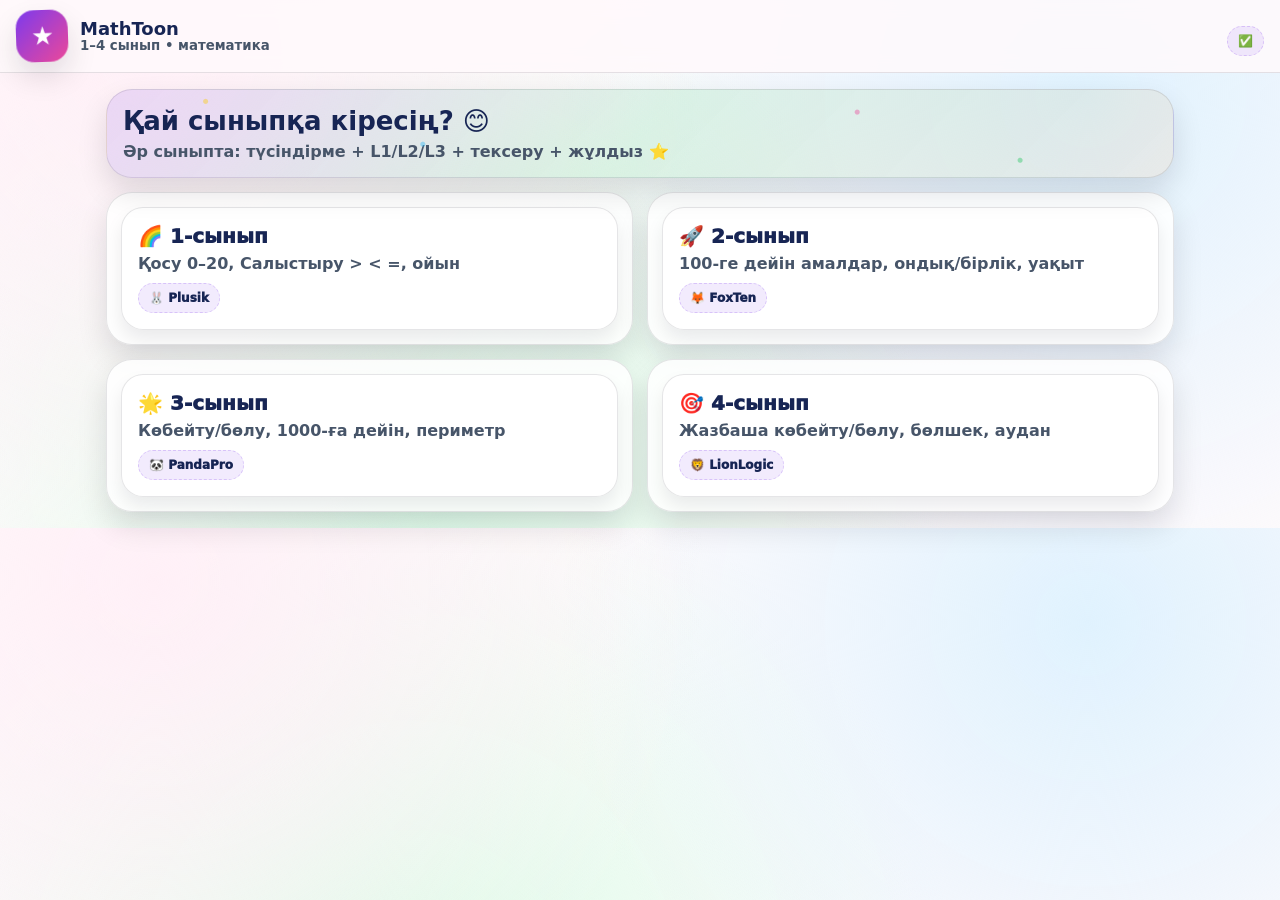
<file: index.html>
<!doctype html>
<html lang="kk">
<head>
<meta charset="utf-8"/>
<meta name="viewport" content="width=device-width,initial-scale=1"/>
<title>MathToon • 1–4 сынып</title>
<style>
:root{--p:#7c3aed;--pink:#ec4899;--stroke:rgba(2,6,23,.10);--shadow:0 14px 30px rgba(2,6,23,.12);--r:26px;}
*{box-sizing:border-box}
body{margin:0;font-family:ui-rounded,system-ui,-apple-system,Segoe UI,Roboto,Arial;
background:radial-gradient(circle at 12% 10%,#fff0f7,transparent 45%),
radial-gradient(circle at 85% 18%,#e0f2fe,transparent 45%),
radial-gradient(circle at 32% 88%,#dcfce7,transparent 55%),#fffafc;color:#172554;}
.header{position:sticky;top:0;z-index:10;background:rgba(255,250,252,.85);backdrop-filter:blur(10px);
border-bottom:1px solid var(--stroke);padding:10px 16px;display:flex;justify-content:space-between;gap:12px;align-items:center}
.brand{display:flex;gap:12px;align-items:center}
.logo{width:52px;height:52px;border-radius:18px;background:linear-gradient(135deg,var(--p),var(--pink));
box-shadow:var(--shadow);position:relative;transform:rotate(-2deg)}
.logo:after{content:"★";position:absolute;inset:0;display:grid;place-items:center;color:#fff;font-weight:1000;font-size:22px}
.brand h1{margin:0;font-size:18px;line-height:1.1}
.brand small{display:block;color:#475569;font-weight:900}
.container{max-width:1100px;margin:0 auto;padding:16px}
.hero{border:1px solid var(--stroke);border-radius:var(--r);box-shadow:var(--shadow);
background:linear-gradient(135deg,rgba(124,58,237,.14),rgba(34,197,94,.12),rgba(251,146,60,.10));padding:16px;position:relative;overflow:hidden}
.spark{position:absolute;inset:-10px;opacity:.55;pointer-events:none;background-image:
radial-gradient(circle at 10% 20%, rgba(250,204,21,.8) 0 2px, transparent 3px),
radial-gradient(circle at 30% 60%, rgba(56,189,248,.8) 0 2px, transparent 3px),
radial-gradient(circle at 70% 30%, rgba(236,72,153,.75) 0 2px, transparent 3px),
radial-gradient(circle at 85% 75%, rgba(34,197,94,.75) 0 2px, transparent 3px);animation:f 6s ease-in-out infinite}
@keyframes f{0%{transform:translateY(0)}50%{transform:translateY(-10px)}100%{transform:translateY(0)}}
.grid{display:grid;grid-template-columns:repeat(12,1fr);gap:14px;margin-top:14px}
.card{grid-column:span 12;border:1px solid var(--stroke);border-radius:var(--r);box-shadow:var(--shadow);
background:rgba(255,255,255,.86);padding:14px}
@media(min-width:900px){.span6{grid-column:span 6}}
a.btn{display:block;text-decoration:none;color:#172554}
.btn{border:1px solid var(--stroke);border-radius:22px;padding:16px;background:rgba(255,255,255,.9);
box-shadow:0 10px 18px rgba(2,6,23,.08);font-weight:1000}
.big{font-size:20px}
.small{color:#475569;font-weight:900;margin-top:6px}
.badge{display:inline-block;margin-top:10px;padding:7px 10px;border-radius:999px;border:1px dashed rgba(124,58,237,.22);
background:rgba(124,58,237,.10);font-size:12px;font-weight:1000}
</style>
</head>
<body>
<div class="header">
  <div class="brand">
    <div class="logo"></div>
    <div><h1>MathToon</h1><small>1–4 сынып •  математика</small></div>
  </div>
  <div class="badge">✅ </div>
</div>

<div class="container">
  <div class="hero">
    <div class="spark"></div>
    <h2 style="margin:0 0 6px 0;font-size:26px">Қай сыныпқа кіресің? 😊</h2>
    <p style="margin:0;color:#475569;font-weight:900">Әр сыныпта: түсіндірме + L1/L2/L3 + тексеру + жұлдыз ⭐</p>
  </div>

  <div class="grid">
    <div class="card span6">
      <a class="btn" href="grade-1.html">
        <div class="big">🌈 1-сынып</div>
        <div class="small">Қосу 0–20, Салыстыру > < =, ойын</div>
        <span class="badge">🐰 Plusik</span>
      </a>
    </div>
    <div class="card span6">
      <a class="btn" href="grade-2.html">
        <div class="big">🚀 2-сынып</div>
        <div class="small">100-ге дейін амалдар, ондық/бірлік, уақыт</div>
        <span class="badge">🦊 FoxTen</span>
      </a>
    </div>
    <div class="card span6">
      <a class="btn" href="grade-3.html">
        <div class="big">🌟 3-сынып</div>
        <div class="small">Көбейту/бөлу, 1000-ға дейін, периметр</div>
        <span class="badge">🐼 PandaPro</span>
      </a>
    </div>
    <div class="card span6">
      <a class="btn" href="grade-4.html">
        <div class="big">🎯 4-сынып</div>
        <div class="small">Жазбаша көбейту/бөлу, бөлшек, аудан</div>
        <span class="badge">🦁 LionLogic</span>
      </a>
    </div>
  </div>
</div>
</body>
</html>
</file>
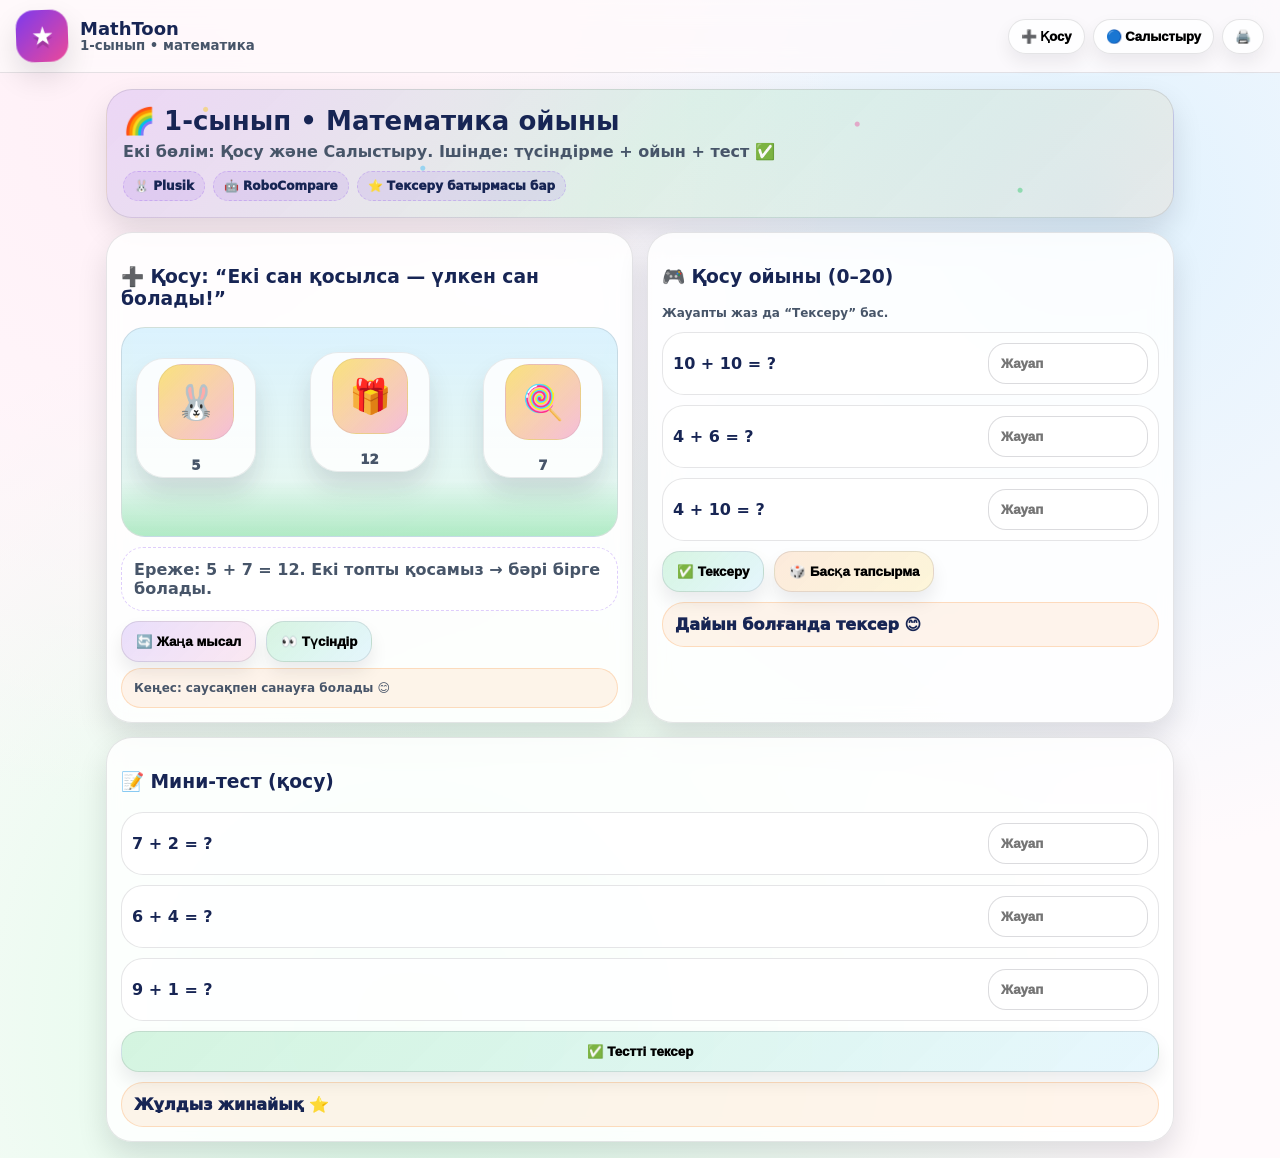
<file: grade-1.html>
<!doctype html>
<html lang="kk">
<head>
<meta charset="utf-8"/>
<meta name="viewport" content="width=device-width, initial-scale=1"/>
<title>1-сынып • MathToon</title>

<style>
:root{
  --bg1:#fff0f7; --bg2:#e0f2fe; --bg3:#dcfce7;
  --ink:#172554; --muted:#475569;
  --p:#7c3aed; --g:#22c55e; --o:#fb923c; --b:#38bdf8; --y:#facc15; --pink:#ec4899;
  --stroke: rgba(2,6,23,.10);
  --shadow: 0 14px 30px rgba(2,6,23,.12);
  --r: 26px;
}
*{box-sizing:border-box}
body{
  margin:0;
  font-family: ui-rounded, system-ui, -apple-system, Segoe UI, Roboto, Arial;
  color:var(--ink);
  background:
    radial-gradient(circle at 12% 10%, var(--bg1), transparent 45%),
    radial-gradient(circle at 85% 18%, var(--bg2), transparent 45%),
    radial-gradient(circle at 32% 88%, var(--bg3), transparent 55%),
    #fffafc;
}
header{
  position:sticky;top:0;z-index:20;
  backdrop-filter: blur(12px);
  background: rgba(255,250,252,.80);
  border-bottom:1px solid var(--stroke);
  padding:10px 16px;
  display:flex;align-items:center;justify-content:space-between;gap:12px;
}
.brand{display:flex;align-items:center;gap:12px}
.logo{
  width:52px;height:52px;border-radius:18px;
  background: linear-gradient(135deg, var(--p), var(--pink));
  box-shadow: var(--shadow);
  position:relative;
  transform: rotate(-2deg);
}
.logo:after{
  content:"★";
  position:absolute;inset:0;
  display:grid;place-items:center;
  color:white;font-weight:1000;font-size:22px;
  text-shadow: 0 4px 0 rgba(0,0,0,.15);
}
.brand h1{margin:0;font-size:18px;line-height:1.1}
.brand small{display:block;color:var(--muted);font-weight:900}
.pills{display:flex;gap:8px;flex-wrap:wrap}
.pill{
  padding:9px 12px;border-radius:999px;
  border:1px solid var(--stroke);
  background: rgba(255,255,255,.75);
  box-shadow: 0 8px 18px rgba(2,6,23,.07);
  font-weight:1000;font-size:13px;
  cursor:pointer;
}
.container{max-width:1100px;margin:0 auto;padding:16px}
.hero{
  border-radius: var(--r);
  border:1px solid var(--stroke);
  box-shadow: var(--shadow);
  padding:16px;
  background: linear-gradient(135deg, rgba(124,58,237,.14), rgba(34,197,94,.12), rgba(251,146,60,.10));
  position:relative;
  overflow:hidden;
}
.sparkles{
  position:absolute;inset:-10px;pointer-events:none;opacity:.55;
  background-image:
    radial-gradient(circle at 10% 20%, rgba(250,204,21,.8) 0 2px, transparent 3px),
    radial-gradient(circle at 30% 60%, rgba(56,189,248,.8) 0 2px, transparent 3px),
    radial-gradient(circle at 70% 30%, rgba(236,72,153,.75) 0 2px, transparent 3px),
    radial-gradient(circle at 85% 75%, rgba(34,197,94,.75) 0 2px, transparent 3px);
  animation: floaty 6s ease-in-out infinite;
}
@keyframes floaty{0%{transform:translateY(0)}50%{transform:translateY(-10px)}100%{transform:translateY(0)}}
.hero h2{margin:0 0 6px 0;font-size:26px}
.hero p{margin:0;color:var(--muted);font-weight:900}
.badges{display:flex;gap:8px;flex-wrap:wrap;margin-top:10px}
.badge{
  padding:7px 10px;border-radius:999px;
  background: rgba(124,58,237,.10);
  border:1px dashed rgba(124,58,237,.22);
  font-weight:1000;font-size:12px;
}

.grid{display:grid;grid-template-columns:repeat(12,1fr);gap:14px;margin-top:14px}
.card{
  grid-column: span 12;
  background: rgba(255,255,255,.84);
  border:1px solid var(--stroke);
  border-radius: var(--r);
  padding:14px;
  box-shadow: var(--shadow);
  backdrop-filter: blur(10px);
}
@media(min-width:900px){ .span6{grid-column: span 6;} .span4{grid-column: span 4;} .span8{grid-column: span 8;} }

.btn{
  display:inline-flex;align-items:center;gap:10px;
  padding:12px 14px;border-radius:18px;
  border:1px solid var(--stroke);
  background: rgba(255,255,255,.85);
  font-weight:1000;
  cursor:pointer;
  box-shadow: 0 10px 18px rgba(2,6,23,.08);
}
.btn.g{background: linear-gradient(135deg, rgba(34,197,94,.18), rgba(56,189,248,.12))}
.btn.p{background: linear-gradient(135deg, rgba(124,58,237,.16), rgba(236,72,153,.12))}
.btn.o{background: linear-gradient(135deg, rgba(251,146,60,.18), rgba(250,204,21,.16))}

.scene{
  border:1px solid var(--stroke);
  border-radius: 24px;
  background: linear-gradient(180deg, rgba(56,189,248,.18), rgba(34,197,94,.10));
  padding:12px;
  position:relative;
  overflow:hidden;
  min-height: 210px;
}
.ground{position:absolute;left:0;right:0;bottom:0;height:56px;background: linear-gradient(180deg, rgba(34,197,94,.0), rgba(34,197,94,.28));}
.cloud{
  position:absolute;top:18px;width:90px;height:40px;border-radius:999px;
  background: rgba(255,255,255,.85);
  border:1px solid rgba(2,6,23,.06);
  filter: drop-shadow(0 10px 14px rgba(2,6,23,.08));
  animation: cloudMove 10s linear infinite;
}
.cloud:before,.cloud:after{content:"";position:absolute;background: rgba(255,255,255,.88);border-radius:999px;border:1px solid rgba(2,6,23,.05);}
.cloud:before{width:42px;height:42px;left:10px;top:-16px}
.cloud:after{width:52px;height:52px;left:34px;top:-22px}
@keyframes cloudMove{0%{transform:translateX(-120px)}100%{transform:translateX(1200px)}}

.char{
  width:120px;height:120px;border-radius:28px;
  border:1px solid rgba(2,6,23,.08);
  background: rgba(255,255,255,.85);
  position:absolute;bottom:58px;
  display:grid;place-items:center;
  box-shadow: 0 16px 26px rgba(2,6,23,.12);
  animation: hop 1.6s ease-in-out infinite;
}
@keyframes hop{0%,100%{transform:translateY(0)}50%{transform:translateY(-10px)}}
.left{left:14px}
.right{right:14px; animation-delay:.2s}
.face{
  width:76px;height:76px;border-radius:24px;
  background: linear-gradient(135deg, rgba(250,204,21,.55), rgba(236,72,153,.35));
  display:grid;place-items:center;
  font-size:34px;
  border:1px solid rgba(2,6,23,.06);
}
.char small{display:block;margin-top:8px;font-weight:1000;color:var(--muted)}
.bubble{
  margin-top:10px;
  padding:12px;border-radius:22px;
  background: rgba(255,255,255,.78);
  border:1px dashed rgba(124,58,237,.25);
  font-weight:900;color:var(--muted);
}

.row{
  display:grid;grid-template-columns:1fr 160px;gap:10px;
  align-items:center;
  padding:10px;border-radius:22px;
  border:1px solid rgba(2,6,23,.10);
  background: rgba(255,255,255,.75);
  margin-top:10px;
}
.input{
  width:100%;
  padding:12px 12px;
  border-radius:18px;
  border:1px solid rgba(2,6,23,.14);
  font-weight:1000;
  background: rgba(255,255,255,.95);
}
.note{
  padding:12px;border-radius:22px;
  border:1px solid rgba(251,146,60,.26);
  background: rgba(251,146,60,.10);
  font-weight:1000;
  margin-top:10px;
}
.small{font-size:12px;color:var(--muted);font-weight:900;margin-top:6px}

.dropZone{
  display:grid;grid-template-columns:1fr 110px 1fr;gap:10px;
  align-items:center;
  padding:10px;border-radius:22px;
  border:1px solid rgba(2,6,23,.10);
  background: rgba(255,255,255,.75);
  margin-top:10px;
}
.numBox{
  height:66px;border-radius:20px;
  border:1px solid rgba(2,6,23,.10);
  display:grid;place-items:center;
  font-size:28px;font-weight:1000;
  background: linear-gradient(135deg, rgba(250,204,21,.18), rgba(34,197,94,.10));
}
.slot{
  height:66px;border-radius:20px;
  border:2px dashed rgba(124,58,237,.35);
  display:grid;place-items:center;
  font-size:30px;font-weight:1000;
  background: rgba(124,58,237,.06);
}
.tokens{display:flex;gap:10px;flex-wrap:wrap;margin-top:10px}
.token{
  padding:10px 14px;border-radius:18px;
  background: rgba(255,255,255,.88);
  border:1px solid rgba(2,6,23,.10);
  font-weight:1000;
  cursor:grab;
  user-select:none;
  box-shadow: 0 10px 18px rgba(2,6,23,.08);
}
.ok{border-color: rgba(34,197,94,.55)!important; background: rgba(34,197,94,.10)!important}
.bad{border-color: rgba(239,68,68,.55)!important; background: rgba(239,68,68,.08)!important}

.tabs{display:flex;gap:10px;flex-wrap:wrap;margin-top:10px}
.tab{padding:10px 12px;border-radius:16px;border:1px solid var(--stroke);background:rgba(255,255,255,.8);font-weight:1000;cursor:pointer}
.tab.active{outline:3px solid rgba(124,58,237,.18)}
.hidden{display:none}
</style>
</head>

<body>
<header>
  <div class="brand">
    <div class="logo"></div>
    <div>
      <h1>MathToon</h1>
      <small>1-сынып •  математика</small>
    </div>
  </div>
  <div class="pills">
    <button class="pill" id="goAdd">➕ Қосу</button>
    <button class="pill" id="goCmp">🔵 Салыстыру</button>
    <button class="pill" onclick="window.print()">🖨️</button>
  </div>
</header>

<div class="container">
  <section class="hero">
    <div class="sparkles"></div>
    <h2>🌈 1-сынып • Математика ойыны</h2>
    <p>Екі бөлім: <b>Қосу</b> және <b>Салыстыру</b>. Ішінде: түсіндірме + ойын + тест ✅</p>
    <div class="badges">
      <span class="badge">🐰 Plusik</span>
      <span class="badge">🤖 RoboCompare</span>
      <span class="badge">⭐ Тексеру батырмасы бар</span>
    </div>
  </section>

  <!-- ===================== ҚОСУ ===================== -->
  <div id="pageAdd">
    <div class="grid">
      <div class="card span6">
        <h3>➕ Қосу: “Екі сан қосылса — үлкен сан болады!”</h3>
        <div class="scene">
          <div class="cloud" style="left:-120px; animation-duration: 11s;"></div>
          <div class="cloud" style="left:-280px; top:52px; animation-duration: 13s; opacity:.8;"></div>

          <div class="char left">
            <div class="face">🐰</div>
            <small id="addA">3</small>
          </div>

          <div class="char right">
            <div class="face">🍭</div>
            <small id="addB">2</small>
          </div>

          <div class="char" style="left:50%;transform:translateX(-50%);bottom:64px;animation-delay:.1s;">
            <div class="face">🎁</div>
            <small id="addSum">5</small>
          </div>

          <div class="ground"></div>
        </div>

        <div class="bubble" id="addRule">
          Ереже: <b>3 + 2 = 5</b>. Екі топты қосамыз → бәрі бірге болады.
        </div>

        <div style="display:flex;gap:10px;flex-wrap:wrap;margin-top:10px">
          <button class="btn p" id="addNew">🔄 Жаңа мысал</button>
          <button class="btn g" id="addShow">👀 Түсіндір</button>
        </div>

        <div class="note small">Кеңес: саусақпен санауға болады 😊</div>
      </div>

      <div class="card span6">
        <h3>🎮 Қосу ойыны (0–20)</h3>
        <p class="small">Жауапты жаз да “Тексеру” бас.</p>

        <div class="row">
          <div><b id="q1">3 + 2 = ?</b></div>
          <input class="input" id="a1" placeholder="Жауап"/>
        </div>
        <div class="row">
          <div><b id="q2">4 + 1 = ?</b></div>
          <input class="input" id="a2" placeholder="Жауап"/>
        </div>
        <div class="row">
          <div><b id="q3">5 + 3 = ?</b></div>
          <input class="input" id="a3" placeholder="Жауап"/>
        </div>

        <div style="display:flex;gap:10px;flex-wrap:wrap;margin-top:10px">
          <button class="btn g" id="checkAdd">✅ Тексеру</button>
          <button class="btn o" id="newAdd">🎲 Басқа тапсырма</button>
        </div>

        <div class="note" id="addMsg">Дайын болғанда тексер 😊</div>
      </div>

      <div class="card">
        <h3>📝 Мини-тест (қосу)</h3>
        <div class="row"><div><b>7 + 2 = ?</b></div><input class="input addT" data-ok="9" placeholder="Жауап"/></div>
        <div class="row"><div><b>6 + 4 = ?</b></div><input class="input addT" data-ok="10" placeholder="Жауап"/></div>
        <div class="row"><div><b>9 + 1 = ?</b></div><input class="input addT" data-ok="10" placeholder="Жауап"/></div>
        <button class="btn g" id="checkAddTest" style="margin-top:10px;width:100%;justify-content:center">✅ Тестті тексер</button>
        <div class="note" id="addTestMsg">Жұлдыз жинайық ⭐</div>
      </div>
    </div>
  </div>

  <!-- ===================== САЛЫСТЫРУ ===================== -->
  <div id="pageCmp" class="hidden">
    <div class="grid">
      <div class="card span6">
        <h3>🔵 Салыстыру: “Кім үлкен? кім кіші? кім тең?”</h3>

        <div class="scene">
          <div class="cloud" style="left:-120px; animation-duration: 12s;"></div>
          <div class="cloud" style="left:-280px; top:52px; animation-duration: 14s; opacity:.8;"></div>

          <div class="char left">
            <div class="face">🐣</div>
            <small id="cmpA">3</small>
          </div>

          <div class="char right">
            <div class="face">🤖</div>
            <small id="cmpB">5</small>
          </div>

          <div class="char" style="left:50%;transform:translateX(-50%);bottom:64px;animation-delay:.1s;">
            <div class="face" id="cmpSignFace">❓</div>
            <small id="cmpSign">?</small>
          </div>

          <div class="ground"></div>
        </div>

        <div class="bubble" id="cmpRule">
          Ереже: салыстыру кезінде (> , <) белгісінің ашық бөлігі үлкен сан жағында орналасады. 
        </div>

        <div style="display:flex;gap:10px;flex-wrap:wrap;margin-top:10px">
          <button class="btn p" id="cmpNew">🔄 Жаңа мысал</button>
          <button class="btn g" id="cmpShow">👀 Түсіндір</button>
        </div>

        <div class="note small">Мысал: 2 &lt; 7, 6 &gt; 4, 5 = 5</div>
      </div>

      <div class="card span6">
        <h3>🎮 Ойын: белгіні таңда</h3>
        <p class="small">Белгіні сүйреп қой да “Тексеру” бас.</p>

        <div class="dropZone">
          <div class="numBox" id="xA">8</div>
          <div class="slot" id="slot">⬇️</div>
          <div class="numBox" id="xB">3</div>
        </div>

        <div class="tokens">
          <div class="token" draggable="true" data-v="=">=</div>
          <div class="token" draggable="true" data-v=">">&gt;</div>
          <div class="token" draggable="true" data-v="<">&lt;</div>
        </div>

        <div style="display:flex;gap:10px;flex-wrap:wrap;margin-top:10px">
          <button class="btn g" id="checkCmp">✅ Тексеру</button>
          <button class="btn o" id="newCmp">🎲 Басқа жұп</button>
        </div>

        <div class="note" id="cmpMsg">Дайын болғанда тексер 😊</div>
      </div>

      <div class="card">
        <h3>📝 Мини-тест (салыстыру)</h3>
        <div class="row"><div><b>3 □ 9</b></div><input class="input cmpT" data-ok="<" placeholder="Белгі жаз"/></div>
        <div class="row"><div><b>7 □ 7</b></div><input class="input cmpT" data-ok="=" placeholder="Белгі жаз"/></div>
        <div class="row"><div><b>10 □ 4</b></div><input class="input cmpT" data-ok=">" placeholder="Белгі жаз"/></div>
        <button class="btn g" id="checkCmpTest" style="margin-top:10px;width:100%;justify-content:center">✅ Тестті тексер</button>
        <div class="note" id="cmpTestMsg">Жұлдыз жинайық ⭐</div>
      </div>
    </div>
  </div>

</div>

<script>
/* --------- Бет ауыстыру --------- */
const pageAdd = document.getElementById("pageAdd");
const pageCmp = document.getElementById("pageCmp");
document.getElementById("goAdd").onclick = ()=>{ pageAdd.classList.remove("hidden"); pageCmp.classList.add("hidden"); window.scrollTo(0,0); };
document.getElementById("goCmp").onclick = ()=>{ pageCmp.classList.remove("hidden"); pageAdd.classList.add("hidden"); window.scrollTo(0,0); };

/* --------- ҚОСУ: анимациялық мысал --------- */
const addA = document.getElementById("addA");
const addB = document.getElementById("addB");
const addSum = document.getElementById("addSum");
const addRule = document.getElementById("addRule");
function newAddExample(){
  const A = Math.floor(Math.random()*10)+1;
  const B = Math.floor(Math.random()*10)+1;
  addA.textContent = A;
  addB.textContent = B;
  addSum.textContent = A+B;
  addRule.innerHTML = `Ереже: <b>${A} + ${B} = ${A+B}</b>. Екі топты қосамыз → бәрі бірге болады.`;
}
document.getElementById("addNew").onclick = newAddExample;
document.getElementById("addShow").onclick = ()=>{ addRule.classList.add("ok"); setTimeout(()=>addRule.classList.remove("ok"),600); };
newAddExample();

/* --------- ҚОСУ: 3 тапсырма генерация --------- */
let addQs = [];
function genAddSet(){
  addQs = [];
  for(let i=0;i<3;i++){
    const A = Math.floor(Math.random()*11);
    const B = Math.floor(Math.random()*11);
    addQs.push([A,B]);
  }
  document.getElementById("q1").textContent = `${addQs[0][0]} + ${addQs[0][1]} = ?`;
  document.getElementById("q2").textContent = `${addQs[1][0]} + ${addQs[1][1]} = ?`;
  document.getElementById("q3").textContent = `${addQs[2][0]} + ${addQs[2][1]} = ?`;
  document.getElementById("a1").value = "";
  document.getElementById("a2").value = "";
  document.getElementById("a3").value = "";
  document.getElementById("addMsg").textContent = "Дайын болғанда тексер 😊";
}
document.getElementById("newAdd").onclick = genAddSet;
document.getElementById("checkAdd").onclick = ()=>{
  const got = [
    document.getElementById("a1").value.trim(),
    document.getElementById("a2").value.trim(),
    document.getElementById("a3").value.trim()
  ];
  let ok = 0;
  got.forEach((v,i)=>{
    const need = String(addQs[i][0]+addQs[i][1]);
    if(v === need) ok++;
  });
  document.getElementById("addMsg").textContent = `Нәтиже: ${ok}/3 ⭐`;
};
genAddSet();

/* --------- ҚОСУ: мини-тест --------- */
document.getElementById("checkAddTest").onclick = ()=>{
  const inputs = [...document.querySelectorAll(".addT")];
  let ok = 0;
  inputs.forEach(inp=>{
    const got = (inp.value||"").trim();
    const need = inp.dataset.ok;
    if(got === need){ ok++; inp.style.borderColor = "rgba(34,197,94,.6)"; }
    else { inp.style.borderColor = "rgba(239,68,68,.6)"; }
  });
  document.getElementById("addTestMsg").textContent = `Нәтиже: ${ok}/${inputs.length} ⭐`;
};

/* --------- САЛЫСТЫРУ: ереже/мысал --------- */
const cmpA = document.getElementById("cmpA");
const cmpB = document.getElementById("cmpB");
const cmpSign = document.getElementById("cmpSign");
const cmpSignFace = document.getElementById("cmpSignFace");
const cmpRule = document.getElementById("cmpRule");

function signFor(A,B){
  if(A>B) return ">";
  if(A<B) return "<";
  return "=";
}
function newCmpExample(){
  const A = Math.floor(Math.random()*10)+1;
  const B = Math.floor(Math.random()*10)+1;
  const s = signFor(A,B);
  cmpA.textContent = A;
  cmpB.textContent = B;
  cmpSign.textContent = s;
  cmpSignFace.textContent = (s==="=")?"🟣":(s===">")?"🔵":"🟢";
  cmpRule.innerHTML = `Мысал: <b>${A} ${s} ${B}</b>. Белгі “аузы” <b>үлкен санға</b> ашылады.`;
}
document.getElementById("cmpNew").onclick = newCmpExample;
document.getElementById("cmpShow").onclick = ()=>{ cmpRule.classList.add("ok"); setTimeout(()=>cmpRule.classList.remove("ok"),600); };
newCmpExample();

/* --------- САЛЫСТЫРУ: drag & drop --------- */
const slot = document.getElementById("slot");
let dropped = null;

document.querySelectorAll(".token").forEach(t=>{
  t.addEventListener("dragstart", e=>{
    e.dataTransfer.setData("text/plain", t.dataset.v);
  });
});
slot.addEventListener("dragover", e=>{ e.preventDefault(); slot.classList.add("ok"); });
slot.addEventListener("dragleave", ()=> slot.classList.remove("ok"));
slot.addEventListener("drop", e=>{
  e.preventDefault();
  dropped = e.dataTransfer.getData("text/plain");
  slot.textContent = dropped === "<" ? "‹" : dropped;
  slot.classList.remove("ok","bad");
});

function newCmpPair(){
  const A = Math.floor(Math.random()*10)+1;
  const B = Math.floor(Math.random()*10)+1;
  document.getElementById("xA").textContent = A;
  document.getElementById("xB").textContent = B;
  dropped = null;
  slot.textContent = "⬇️";
  slot.classList.remove("ok","bad");
  document.getElementById("cmpMsg").textContent = "Дайын болғанда тексер 😊";
}
document.getElementById("newCmp").onclick = newCmpPair;

document.getElementById("checkCmp").onclick = ()=>{
  const A = Number(document.getElementById("xA").textContent);
  const B = Number(document.getElementById("xB").textContent);
  const need = signFor(A,B);
  const msg = document.getElementById("cmpMsg");

  if(!dropped){
    slot.classList.add("bad");
    msg.textContent = "Алдымен белгіні сүйреп қой 😊";
    return;
  }
  if(dropped === need){
    slot.classList.add("ok"); slot.classList.remove("bad");
    msg.textContent = "Жарайсың! Дұрыс ✅";
  } else {
    slot.classList.add("bad"); slot.classList.remove("ok");
    msg.textContent = "Қайта көр! Дұрысы: " + need;
  }
};
newCmpPair();

/* --------- САЛЫСТЫРУ: мини-тест --------- */
document.getElementById("checkCmpTest").onclick = ()=>{
  const inputs = [...document.querySelectorAll(".cmpT")];
  let ok = 0;
  inputs.forEach(inp=>{
    const got = (inp.value||"").trim().replace("‹","<").replace("›",">");
    const need = inp.dataset.ok;
    if(got === need){ ok++; inp.style.borderColor = "rgba(34,197,94,.6)"; }
    else { inp.style.borderColor = "rgba(239,68,68,.6)"; }
  });
  document.getElementById("cmpTestMsg").textContent = `Нәтиже: ${ok}/${inputs.length} ⭐`;
};
</script>
</body>
</html>
</file>
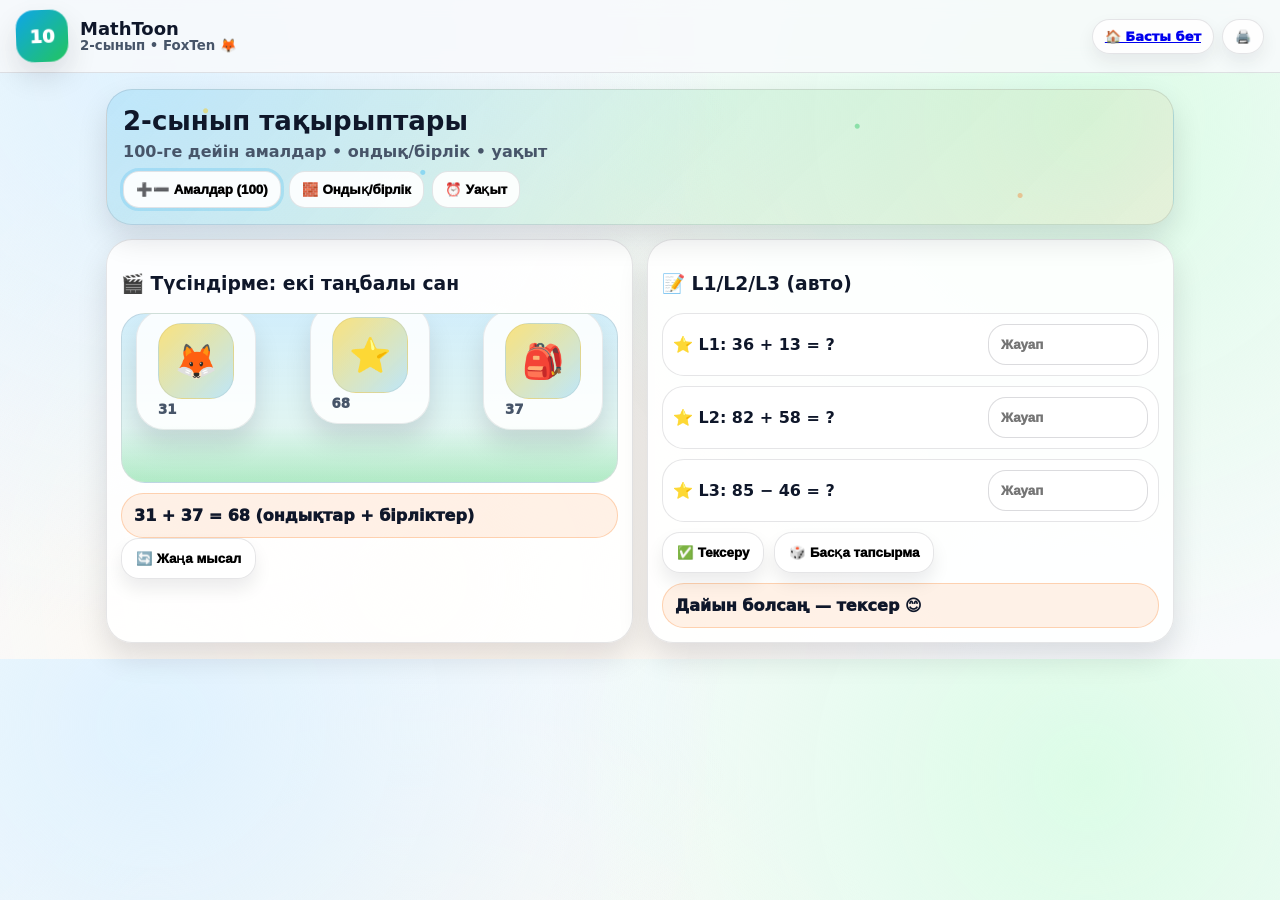
<file: grade-2.html>
<!doctype html>
<html lang="kk">
<head>
<meta charset="utf-8"/>
<meta name="viewport" content="width=device-width,initial-scale=1"/>
<title>2-сынып • MathToon</title>
<style>
:root{--p:#0ea5e9;--pink:#22c55e;--stroke:rgba(2,6,23,.10);--shadow:0 14px 30px rgba(2,6,23,.12);--r:26px;}
*{box-sizing:border-box}
body{margin:0;font-family:ui-rounded,system-ui,-apple-system,Segoe UI,Roboto,Arial;color:#0f172a;
background:radial-gradient(circle at 12% 10%,#e0f2fe,transparent 45%),
radial-gradient(circle at 85% 18%,#dcfce7,transparent 45%),
radial-gradient(circle at 32% 88%,#fff7ed,transparent 55%),#f8fafc;}
header{position:sticky;top:0;z-index:20;background:rgba(248,250,252,.85);backdrop-filter:blur(10px);
border-bottom:1px solid var(--stroke);padding:10px 16px;display:flex;justify-content:space-between;gap:12px;align-items:center}
.brand{display:flex;gap:12px;align-items:center}
.logo{width:52px;height:52px;border-radius:18px;background:linear-gradient(135deg,var(--p),var(--pink));
box-shadow:var(--shadow);position:relative;transform:rotate(-2deg)}
.logo:after{content:"10";position:absolute;inset:0;display:grid;place-items:center;color:#fff;font-weight:1000;font-size:18px}
.brand h1{margin:0;font-size:18px;line-height:1.1}
.brand small{display:block;color:#475569;font-weight:900}
.pills{display:flex;gap:8px;flex-wrap:wrap}
.pill{padding:9px 12px;border-radius:999px;border:1px solid var(--stroke);background:rgba(255,255,255,.85);
box-shadow:0 8px 18px rgba(2,6,23,.07);font-weight:1000;font-size:13px;cursor:pointer}
.container{max-width:1100px;margin:0 auto;padding:16px}
.hero{border:1px solid var(--stroke);border-radius:var(--r);box-shadow:var(--shadow);
background:linear-gradient(135deg,rgba(14,165,233,.16),rgba(34,197,94,.12),rgba(251,146,60,.10));padding:16px;position:relative;overflow:hidden}
.spark{position:absolute;inset:-10px;opacity:.55;pointer-events:none;background-image:
radial-gradient(circle at 10% 20%, rgba(250,204,21,.8) 0 2px, transparent 3px),
radial-gradient(circle at 30% 60%, rgba(56,189,248,.8) 0 2px, transparent 3px),
radial-gradient(circle at 70% 30%, rgba(34,197,94,.75) 0 2px, transparent 3px),
radial-gradient(circle at 85% 75%, rgba(249,115,22,.65) 0 2px, transparent 3px);animation:f 6s ease-in-out infinite}
@keyframes f{0%{transform:translateY(0)}50%{transform:translateY(-10px)}100%{transform:translateY(0)}}
.grid{display:grid;grid-template-columns:repeat(12,1fr);gap:14px;margin-top:14px}
.card{grid-column:span 12;background:rgba(255,255,255,.88);border:1px solid var(--stroke);border-radius:var(--r);
padding:14px;box-shadow:var(--shadow)}
@media(min-width:900px){.span6{grid-column:span 6}.span4{grid-column:span 4}.span8{grid-column:span 8}}
.badges{display:flex;gap:8px;flex-wrap:wrap;margin-top:10px}
.badge{padding:7px 10px;border-radius:999px;background:rgba(14,165,233,.10);border:1px dashed rgba(14,165,233,.22);font-weight:1000;font-size:12px}
.btn{display:inline-flex;gap:10px;align-items:center;padding:12px 14px;border-radius:18px;border:1px solid var(--stroke);
background:rgba(255,255,255,.9);font-weight:1000;cursor:pointer;box-shadow:0 10px 18px rgba(2,6,23,.08)}
.row{display:grid;grid-template-columns:1fr 160px;gap:10px;align-items:center;padding:10px;border-radius:22px;
border:1px solid rgba(2,6,23,.10);background:rgba(255,255,255,.75);margin-top:10px}
.input{width:100%;padding:12px;border-radius:18px;border:1px solid rgba(2,6,23,.14);font-weight:1000}
.note{padding:12px;border-radius:22px;border:1px solid rgba(249,115,22,.26);background:rgba(249,115,22,.10);font-weight:1000;margin-top:10px}
.tabs{display:flex;gap:8px;flex-wrap:wrap;margin-top:10px}
.tab{padding:10px 12px;border-radius:16px;border:1px solid var(--stroke);background:rgba(255,255,255,.9);font-weight:1000;cursor:pointer}
.tab.active{outline:3px solid rgba(14,165,233,.18)}
.hidden{display:none}
.scene{border:1px solid var(--stroke);border-radius:24px;background:linear-gradient(180deg,rgba(14,165,233,.18),rgba(34,197,94,.10));
padding:12px;position:relative;overflow:hidden;min-height:170px}
.char{position:absolute;bottom:52px;width:120px;height:120px;border-radius:28px;background:rgba(255,255,255,.86);
border:1px solid rgba(2,6,23,.08);display:grid;place-items:center;box-shadow:0 16px 26px rgba(2,6,23,.12);animation:hop 1.6s ease-in-out infinite}
@keyframes hop{0%,100%{transform:translateY(0)}50%{transform:translateY(-10px)}}
.face{width:76px;height:76px;border-radius:24px;background:linear-gradient(135deg,rgba(250,204,21,.55),rgba(14,165,233,.25));
display:grid;place-items:center;font-size:34px;border:1px solid rgba(2,6,23,.06)}
small{font-weight:1000;color:#475569}
.ground{position:absolute;left:0;right:0;bottom:0;height:56px;background:linear-gradient(180deg,rgba(34,197,94,0),rgba(34,197,94,.28))}
</style>
</head>
<body>
<header>
  <div class="brand">
    <div class="logo"></div>
    <div><h1>MathToon</h1><small>2-сынып • FoxTen 🦊</small></div>
  </div>
  <div class="pills">
    <a class="pill" href="index.html">🏠 Басты бет</a>
    <button class="pill" onclick="window.print()">🖨️</button>
  </div>
</header>

<div class="container">
  <section class="hero">
    <div class="spark"></div>
    <h2 style="margin:0 0 6px 0;font-size:26px">2-сынып тақырыптары</h2>
    <p style="margin:0;color:#475569;font-weight:900">100-ге дейін амалдар • ондық/бірлік • уақыт</p>
    <div class="tabs">
      <button class="tab active" data-tab="t1">➕➖ Амалдар (100)</button>
      <button class="tab" data-tab="t2">🧱 Ондық/бірлік</button>
      <button class="tab" data-tab="t3">⏰ Уақыт</button>
    </div>
  </section>

  <!-- TAB 1 -->
  <div id="t1" class="grid">
    <div class="card span6">
      <h3>🎬 Түсіндірме: екі таңбалы сан</h3>
      <div class="scene">
        <div class="char" style="left:14px"><div><div class="face">🦊</div><small id="a">34</small></div></div>
        <div class="char" style="right:14px;animation-delay:.2s"><div><div class="face">🎒</div><small id="b">12</small></div></div>
        <div class="char" style="left:50%;transform:translateX(-50%);bottom:58px;animation-delay:.1s"><div><div class="face">⭐</div><small id="s">46</small></div></div>
        <div class="ground"></div>
      </div>
      <div class="note" id="rule">34 + 12 = 46 (ондықтар + бірліктер)</div>
      <button class="btn" id="newExample">🔄 Жаңа мысал</button>
    </div>

    <div class="card span6">
      <h3>📝 L1/L2/L3 (авто)</h3>
      <div class="row"><div><b id="q1">?</b></div><input class="input ans" data-i="0" placeholder="Жауап"></div>
      <div class="row"><div><b id="q2">?</b></div><input class="input ans" data-i="1" placeholder="Жауап"></div>
      <div class="row"><div><b id="q3">?</b></div><input class="input ans" data-i="2" placeholder="Жауап"></div>
      <div style="display:flex;gap:10px;flex-wrap:wrap;margin-top:10px">
        <button class="btn" id="check">✅ Тексеру</button>
        <button class="btn" id="regen">🎲 Басқа тапсырма</button>
      </div>
      <div class="note" id="msg">Дайын болсаң — тексер 😊</div>
    </div>
  </div>

  <!-- TAB 2 -->
  <div id="t2" class="grid hidden">
    <div class="card span6">
      <h3>🧱 Ондық және бірлік</h3>
      <div class="note"><b>Мысал:</b> 47 = 4 ондық + 7 бірлік</div>
      <div class="row"><div><b id="tensQ">58 = □ ондық + □ бірлік</b></div>
        <input class="input" id="tensA" placeholder="мыс: 5,7"></div>
      <button class="btn" id="tensCheck">✅ Тексеру</button>
      <div class="note" id="tensMsg">Жаз: “5,8” сияқты</div>
    </div>
    <div class="card span6">
      <h3>🎯 Құрастыр</h3>
      <div class="row"><div><b>6 ондық + 3 бірлік = ?</b></div><input class="input" id="makeA" placeholder="Жауап"></div>
      <div class="row"><div><b>2 ондық + 9 бірлік = ?</b></div><input class="input" id="makeB" placeholder="Жауап"></div>
      <button class="btn" id="makeCheck">✅ Тексеру</button>
      <div class="note" id="makeMsg">Жұлдыз жинайық ⭐</div>
    </div>
  </div>

  <!-- TAB 3 -->
  <div id="t3" class="grid hidden">
    <div class="card span6">
      <h3>⏰ Уақыт</h3>
      <div class="note">Ереже: 1 сағат = 60 минут</div>
      <div class="row"><div><b>2 сағат = ? минут</b></div><input class="input" id="m1" placeholder="Жауап"></div>
      <div class="row"><div><b>90 минут = ? сағат ? минут</b></div><input class="input" id="m2" placeholder="мыс: 1:30"></div>
      <button class="btn" id="timeCheck">✅ Тексеру</button>
      <div class="note" id="timeMsg">Екіншіге “1:30” деп жаз</div>
    </div>
    <div class="card span6">
      <h3>🧩 Мәтінді есеп (уақыт)</h3>
      <div class="note"><b>Есеп:</b> Сабақ 9:00-де басталды. 40 минут өтті. Қай уақыт болды?</div>
      <div class="row"><div><b>Жауап (сағ:мин)</b></div><input class="input" id="wordTime" placeholder="мыс: 9:40"></div>
      <button class="btn" id="wordCheck">✅ Тексеру</button>
      <div class="note" id="wordMsg">Жауапты форматпен жаз</div>
    </div>
  </div>
</div>

<script>
/* Tabs */
const tabs=[...document.querySelectorAll(".tab")];
function show(id){
  ["t1","t2","t3"].forEach(x=>document.getElementById(x).classList.add("hidden"));
  document.getElementById(id).classList.remove("hidden");
  tabs.forEach(t=>t.classList.toggle("active", t.dataset.tab===id));
  window.scrollTo(0,0);
}
tabs.forEach(t=>t.onclick=()=>show(t.dataset.tab));

/* TAB1 generator */
let set=[];
function rnd(min,max){return Math.floor(Math.random()*(max-min+1))+min;}
function genSet(){
  set=[
    {lvl:"L1", a:rnd(10,40), b:rnd(0,20), op:"+"},
    {lvl:"L2", a:rnd(30,90), b:rnd(10,60), op: (Math.random()<.5?"+":"-")},
    {lvl:"L3", a:rnd(40,99), b:rnd(10,59), op:"-"}
  ];
  document.getElementById("q1").textContent=`⭐ ${set[0].lvl}: ${set[0].a} + ${set[0].b} = ?`;
  document.getElementById("q2").textContent=`⭐ ${set[1].lvl}: ${set[1].a} ${set[1].op} ${set[1].b} = ?`;
  document.getElementById("q3").textContent=`⭐ ${set[2].lvl}: ${set[2].a} − ${set[2].b} = ?`;
  document.querySelectorAll(".ans").forEach(i=>{i.value=""; i.style.borderColor="rgba(2,6,23,.14)";});
  document.getElementById("msg").textContent="Дайын болсаң — тексер 😊";
}
function val(item){
  if(item.op==="+") return item.a+item.b;
  return item.a-item.b;
}
document.getElementById("check").onclick=()=>{
  let ok=0;
  document.querySelectorAll(".ans").forEach(inp=>{
    const idx=Number(inp.dataset.i);
    const need=String(val(set[idx]));
    const got=(inp.value||"").trim();
    if(got===need){ok++; inp.style.borderColor="rgba(34,197,94,.6)";}
    else inp.style.borderColor="rgba(239,68,68,.6)";
  });
  document.getElementById("msg").textContent=`Нәтиже: ${ok}/3 ⭐`;
};
document.getElementById("regen").onclick=genSet;

/* Example animation values */
function newExample(){
  const A=rnd(10,89), B=rnd(10,50);
  document.getElementById("a").textContent=A;
  document.getElementById("b").textContent=B;
  document.getElementById("s").textContent=A+B;
  document.getElementById("rule").textContent=`${A} + ${B} = ${A+B} (ондықтар + бірліктер)`;
}
document.getElementById("newExample").onclick=newExample;
newExample(); genSet();

/* TAB2 checks */
document.getElementById("tensCheck").onclick=()=>{
  const q=58;
  const got=(document.getElementById("tensA").value||"").trim();
  const need="5,8";
  document.getElementById("tensMsg").textContent = (got===need) ? "Дұрыс ✅" : `Қате ❌ Дұрысы: ${need}`;
};
document.getElementById("makeCheck").onclick=()=>{
  const a=(document.getElementById("makeA").value||"").trim();
  const b=(document.getElementById("makeB").value||"").trim();
  let ok=0;
  if(a==="63") ok++;
  if(b==="29") ok++;
  document.getElementById("makeMsg").textContent=`Нәтиже: ${ok}/2 ⭐`;
};

/* TAB3 checks */
document.getElementById("timeCheck").onclick=()=>{
  const m1=(document.getElementById("m1").value||"").trim();
  const m2=(document.getElementById("m2").value||"").trim();
  let ok=0;
  if(m1==="120") ok++;
  if(m2==="1:30") ok++;
  document.getElementById("timeMsg").textContent=`Нәтиже: ${ok}/2 ⭐`;
};
document.getElementById("wordCheck").onclick=()=>{
  const got=(document.getElementById("wordTime").value||"").trim();
  document.getElementById("wordMsg").textContent = (got==="9:40") ? "Дұрыс ✅" : "Қате ❌ (9:40)";
};
</script>
</body>
</html>
</file>
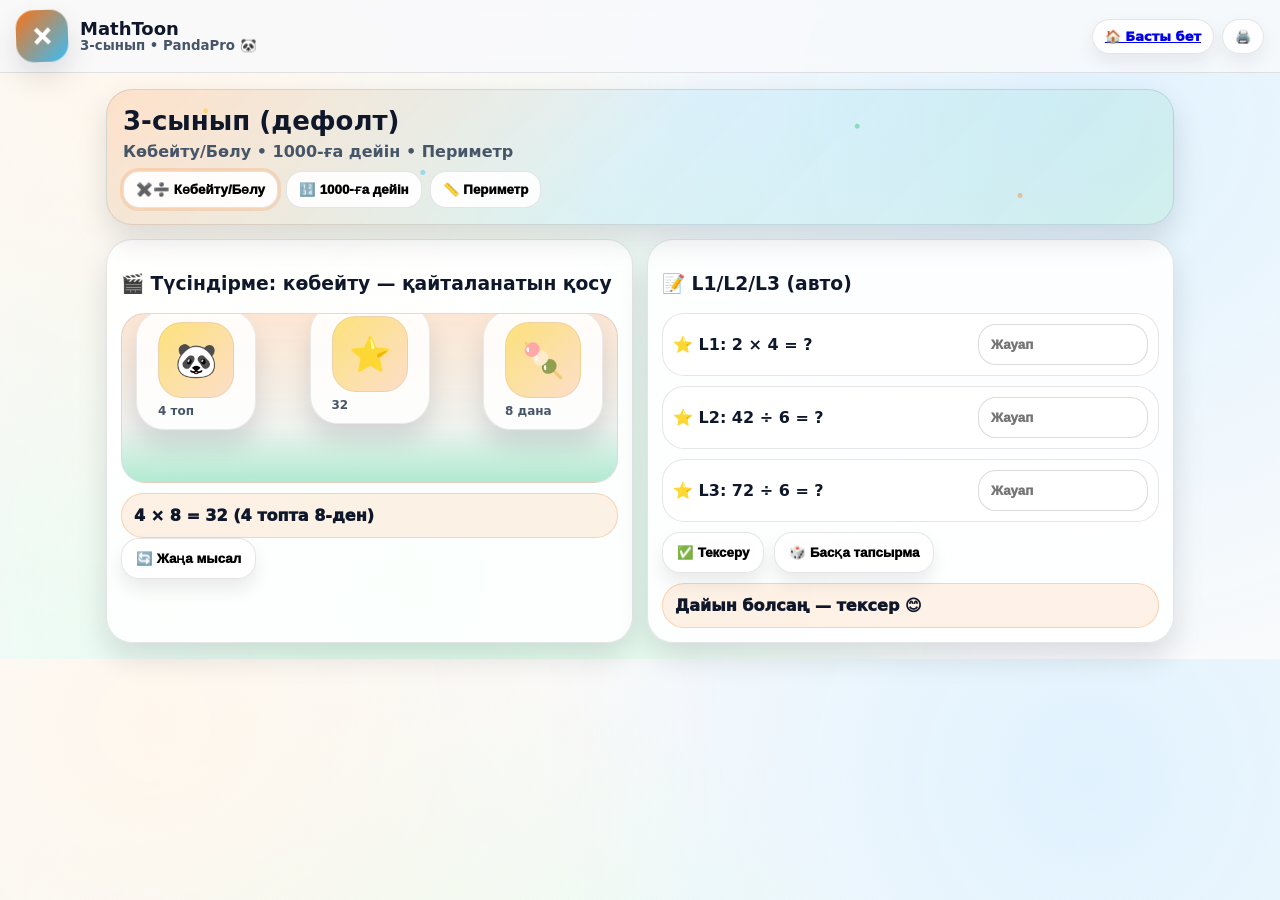
<file: grade-3.html>
<!doctype html>
<html lang="kk">
<head>
<meta charset="utf-8"/>
<meta name="viewport" content="width=device-width,initial-scale=1"/>
<title>3-сынып • MathToon</title>
<style>
:root{--p:#f97316;--g:#22c55e;--b:#38bdf8;--stroke:rgba(2,6,23,.10);--shadow:0 14px 30px rgba(2,6,23,.12);--r:26px;}
*{box-sizing:border-box}
body{margin:0;font-family:ui-rounded,system-ui,-apple-system,Segoe UI,Roboto,Arial;color:#0f172a;
background:
radial-gradient(circle at 12% 10%,#fff7ed,transparent 45%),
radial-gradient(circle at 85% 18%,#e0f2fe,transparent 45%),
radial-gradient(circle at 32% 88%,#dcfce7,transparent 55%),#f8fafc;}
header{position:sticky;top:0;z-index:20;background:rgba(248,250,252,.85);backdrop-filter:blur(10px);
border-bottom:1px solid var(--stroke);padding:10px 16px;display:flex;justify-content:space-between;gap:12px;align-items:center}
.brand{display:flex;gap:12px;align-items:center}
.logo{width:52px;height:52px;border-radius:18px;background:linear-gradient(135deg,var(--p),var(--b));
box-shadow:var(--shadow);position:relative;transform:rotate(-2deg)}
.logo:after{content:"×";position:absolute;inset:0;display:grid;place-items:center;color:#fff;font-weight:1000;font-size:26px}
.brand h1{margin:0;font-size:18px;line-height:1.1}
.brand small{display:block;color:#475569;font-weight:900}
.pills{display:flex;gap:8px;flex-wrap:wrap}
.pill{padding:9px 12px;border-radius:999px;border:1px solid var(--stroke);background:rgba(255,255,255,.85);
box-shadow:0 8px 18px rgba(2,6,23,.07);font-weight:1000;font-size:13px;cursor:pointer}
.container{max-width:1100px;margin:0 auto;padding:16px}
.hero{border:1px solid var(--stroke);border-radius:var(--r);box-shadow:var(--shadow);
background:linear-gradient(135deg,rgba(249,115,22,.16),rgba(56,189,248,.12),rgba(34,197,94,.10));padding:16px;position:relative;overflow:hidden}
.spark{position:absolute;inset:-10px;opacity:.55;pointer-events:none;background-image:
radial-gradient(circle at 10% 20%, rgba(250,204,21,.8) 0 2px, transparent 3px),
radial-gradient(circle at 30% 60%, rgba(56,189,248,.8) 0 2px, transparent 3px),
radial-gradient(circle at 70% 30%, rgba(34,197,94,.75) 0 2px, transparent 3px),
radial-gradient(circle at 85% 75%, rgba(249,115,22,.65) 0 2px, transparent 3px);
animation:f 6s ease-in-out infinite}
@keyframes f{0%{transform:translateY(0)}50%{transform:translateY(-10px)}100%{transform:translateY(0)}}
.grid{display:grid;grid-template-columns:repeat(12,1fr);gap:14px;margin-top:14px}
.card{grid-column:span 12;background:rgba(255,255,255,.88);border:1px solid var(--stroke);border-radius:var(--r);
padding:14px;box-shadow:var(--shadow)}
@media(min-width:900px){.span6{grid-column:span 6}.span4{grid-column:span 4}.span8{grid-column:span 8}}
.tabs{display:flex;gap:8px;flex-wrap:wrap;margin-top:10px}
.tab{padding:10px 12px;border-radius:16px;border:1px solid var(--stroke);background:rgba(255,255,255,.9);font-weight:1000;cursor:pointer}
.tab.active{outline:3px solid rgba(249,115,22,.18)}
.hidden{display:none}
.row{display:grid;grid-template-columns:1fr 170px;gap:10px;align-items:center;padding:10px;border-radius:22px;
border:1px solid rgba(2,6,23,.10);background:rgba(255,255,255,.75);margin-top:10px}
.input{width:100%;padding:12px;border-radius:18px;border:1px solid rgba(2,6,23,.14);font-weight:1000}
.btn{display:inline-flex;gap:10px;align-items:center;padding:12px 14px;border-radius:18px;border:1px solid var(--stroke);
background:rgba(255,255,255,.9);font-weight:1000;cursor:pointer;box-shadow:0 10px 18px rgba(2,6,23,.08)}
.note{padding:12px;border-radius:22px;border:1px solid rgba(249,115,22,.26);background:rgba(249,115,22,.10);font-weight:1000;margin-top:10px}
.small{font-size:12px;color:#475569;font-weight:900;margin-top:6px}
.scene{border:1px solid var(--stroke);border-radius:24px;background:linear-gradient(180deg,rgba(249,115,22,.18),rgba(56,189,248,.10));
padding:12px;position:relative;overflow:hidden;min-height:170px}
.char{position:absolute;bottom:52px;width:120px;height:120px;border-radius:28px;background:rgba(255,255,255,.86);
border:1px solid rgba(2,6,23,.08);display:grid;place-items:center;box-shadow:0 16px 26px rgba(2,6,23,.12);animation:hop 1.6s ease-in-out infinite}
@keyframes hop{0%,100%{transform:translateY(0)}50%{transform:translateY(-10px)}}
.face{width:76px;height:76px;border-radius:24px;background:linear-gradient(135deg,rgba(250,204,21,.55),rgba(249,115,22,.22));
display:grid;place-items:center;font-size:34px;border:1px solid rgba(2,6,23,.06)}
.ground{position:absolute;left:0;right:0;bottom:0;height:56px;background:linear-gradient(180deg,rgba(34,197,94,0),rgba(34,197,94,.28))}
</style>
</head>
<body>
<header>
  <div class="brand">
    <div class="logo"></div>
    <div><h1>MathToon</h1><small>3-сынып • PandaPro 🐼</small></div>
  </div>
  <div class="pills">
    <a class="pill" href="index.html">🏠 Басты бет</a>
    <button class="pill" onclick="window.print()">🖨️</button>
  </div>
</header>

<div class="container">
  <section class="hero">
    <div class="spark"></div>
    <h2 style="margin:0 0 6px 0;font-size:26px">3-сынып (дефолт)</h2>
    <p style="margin:0;color:#475569;font-weight:900">Көбейту/Бөлу • 1000-ға дейін • Периметр</p>
    <div class="tabs">
      <button class="tab active" data-tab="t1">✖️➗ Көбейту/Бөлу</button>
      <button class="tab" data-tab="t2">🔢 1000-ға дейін</button>
      <button class="tab" data-tab="t3">📏 Периметр</button>
    </div>
  </section>

  <!-- TAB 1 -->
  <div id="t1" class="grid">
    <div class="card span6">
      <h3>🎬 Түсіндірме: көбейту — қайталанатын қосу</h3>
      <div class="scene">
        <div class="char" style="left:14px"><div><div class="face">🐼</div><div class="small"><b id="mA">3</b> топ</div></div></div>
        <div class="char" style="right:14px;animation-delay:.2s"><div><div class="face">🍡</div><div class="small"><b id="mB">4</b> дана</div></div></div>
        <div class="char" style="left:50%;transform:translateX(-50%);bottom:58px;animation-delay:.1s"><div><div class="face">⭐</div><div class="small"><b id="mS">12</b></div></div></div>
        <div class="ground"></div>
      </div>
      <div class="note" id="mRule">3 × 4 = 12 (3 топта 4-тен)</div>
      <button class="btn" id="mNew">🔄 Жаңа мысал</button>
    </div>

    <div class="card span6">
      <h3>📝 L1/L2/L3 (авто)</h3>
      <div class="row"><div><b id="mq1">?</b></div><input class="input mAns" data-i="0" placeholder="Жауап"></div>
      <div class="row"><div><b id="mq2">?</b></div><input class="input mAns" data-i="1" placeholder="Жауап"></div>
      <div class="row"><div><b id="mq3">?</b></div><input class="input mAns" data-i="2" placeholder="Жауап"></div>
      <div style="display:flex;gap:10px;flex-wrap:wrap;margin-top:10px">
        <button class="btn" id="mCheck">✅ Тексеру</button>
        <button class="btn" id="mRegen">🎲 Басқа тапсырма</button>
      </div>
      <div class="note" id="mMsg">Дайын болсаң — тексер 😊</div>
    </div>
  </div>

  <!-- TAB 2 -->
  <div id="t2" class="grid hidden">
    <div class="card span6">
      <h3>🔢 1000-ға дейін: разрядтар</h3>
      <div class="note"><b>Мысал:</b> 582 = 5 жүздік + 8 ондық + 2 бірлік</div>
      <div class="row"><div><b id="rQ">746 = □ жүздік + □ ондық + □ бірлік</b></div>
        <input class="input" id="rA" placeholder="мыс: 7,4,6"></div>
      <button class="btn" id="rCheck">✅ Тексеру</button>
      <div class="note" id="rMsg">“7,4,6” форматымен жаз</div>
    </div>

    <div class="card span6">
      <h3>🧩 Амалдар (1000)</h3>
      <div class="row"><div><b id="nq1">?</b></div><input class="input nAns" data-i="0" placeholder="Жауап"></div>
      <div class="row"><div><b id="nq2">?</b></div><input class="input nAns" data-i="1" placeholder="Жауап"></div>
      <div class="row"><div><b id="nq3">?</b></div><input class="input nAns" data-i="2" placeholder="Жауап"></div>
      <div style="display:flex;gap:10px;flex-wrap:wrap;margin-top:10px">
        <button class="btn" id="nCheck">✅ Тексеру</button>
        <button class="btn" id="nRegen">🎲 Басқа тапсырма</button>
      </div>
      <div class="note" id="nMsg">Жұлдыз жинайық ⭐</div>
    </div>
  </div>

  <!-- TAB 3 -->
  <div id="t3" class="grid hidden">
    <div class="card span6">
      <h3>📏 Периметр</h3>
      <div class="note">Ереже: <b>P = a+b+c+d</b> (төрт қабырға қосылады)</div>
      <div class="row"><div><b>Тіктөртбұрыш: a=8, b=5. P=?</b></div><input class="input" id="p1" placeholder="Жауап"></div>
      <div class="row"><div><b>Шаршы: a=7. P=?</b></div><input class="input" id="p2" placeholder="Жауап"></div>
      <button class="btn" id="pCheck">✅ Тексеру</button>
      <div class="note" id="pMsg">Дайын болсаң — тексер 😊</div>
    </div>

    <div class="card span6">
      <h3>🧠 Мәтінді есеп (периметр)</h3>
      <div class="note"><b>Есеп:</b> Бақша 6 м және 4 м. Қоршау ұзындығы (P) қанша?</div>
      <div class="row"><div><b>Жауап</b></div><input class="input" id="p3" placeholder="Жауап"></div>
      <button class="btn" id="pWord">✅ Тексеру</button>
      <div class="note" id="pWordMsg">Жауапты жаз</div>
    </div>
  </div>
</div>

<script>
/* Tabs */
const tabs=[...document.querySelectorAll(".tab")];
function show(id){
  ["t1","t2","t3"].forEach(x=>document.getElementById(x).classList.add("hidden"));
  document.getElementById(id).classList.remove("hidden");
  tabs.forEach(t=>t.classList.toggle("active", t.dataset.tab===id));
  window.scrollTo(0,0);
}
tabs.forEach(t=>t.onclick=()=>show(t.dataset.tab));

function rnd(min,max){return Math.floor(Math.random()*(max-min+1))+min;}

/* TAB1: multiply/divide */
let mset=[];
function mVal(it){ return it.op==="×" ? it.a*it.b : it.a/it.b; }
function mGen(){
  // L1: кестелік көбейту, L2: бөлу, L3: аралас
  const a1=rnd(2,9), b1=rnd(2,9);
  const b2=rnd(2,9), q2=rnd(2,9), a2=b2*q2; // a2 ÷ b2 = q2
  const mix = Math.random()<.5 ? "×" : "÷";
  let a3,b3;
  if(mix==="×"){ a3=rnd(6,12); b3=rnd(2,9); }
  else { b3=rnd(2,9); const q3=rnd(3,12); a3=b3*q3; }
  mset=[
    {lvl:"L1", op:"×", a:a1, b:b1},
    {lvl:"L2", op:"÷", a:a2, b:b2},
    {lvl:"L3", op:mix, a:a3, b:b3}
  ];
  document.getElementById("mq1").textContent=`⭐ ${mset[0].lvl}: ${mset[0].a} × ${mset[0].b} = ?`;
  document.getElementById("mq2").textContent=`⭐ ${mset[1].lvl}: ${mset[1].a} ÷ ${mset[1].b} = ?`;
  document.getElementById("mq3").textContent=`⭐ ${mset[2].lvl}: ${mset[2].a} ${mset[2].op} ${mset[2].b} = ?`;
  document.querySelectorAll(".mAns").forEach(i=>{i.value=""; i.style.borderColor="rgba(2,6,23,.14)";});
  document.getElementById("mMsg").textContent="Дайын болсаң — тексер 😊";
}
document.getElementById("mCheck").onclick=()=>{
  let ok=0;
  document.querySelectorAll(".mAns").forEach(inp=>{
    const idx=Number(inp.dataset.i);
    const need=String(mVal(mset[idx]));
    const got=(inp.value||"").trim();
    if(got===need){ok++; inp.style.borderColor="rgba(34,197,94,.6)";}
    else inp.style.borderColor="rgba(239,68,68,.6)";
  });
  document.getElementById("mMsg").textContent=`Нәтиже: ${ok}/3 ⭐`;
};
document.getElementById("mRegen").onclick=mGen;

/* TAB1 animation */
function mExample(){
  const A=rnd(2,9), B=rnd(2,9);
  document.getElementById("mA").textContent=A;
  document.getElementById("mB").textContent=B;
  document.getElementById("mS").textContent=A*B;
  document.getElementById("mRule").textContent=`${A} × ${B} = ${A*B} (${A} топта ${B}-ден)`;
}
document.getElementById("mNew").onclick=mExample;
mExample(); mGen();

/* TAB2: place value + 1000 ops */
document.getElementById("rCheck").onclick=()=>{
  const got=(document.getElementById("rA").value||"").trim();
  const need="7,4,6";
  document.getElementById("rMsg").textContent = (got===need) ? "Дұрыс ✅" : `Қате ❌ Дұрысы: ${need}`;
};

let nset=[];
function nVal(it){ return it.op==="+" ? it.a+it.b : it.a-it.b; }
function nGen(){
  nset=[
    {lvl:"L1", op:"+", a:rnd(100,450), b:rnd(100,450)},
    {lvl:"L2", op:"-", a:rnd(300,900), b:rnd(100,299)},
    {lvl:"L3", op:(Math.random()<.5?"+":"-"), a:rnd(400,999), b:rnd(100,599)}
  ];
  document.getElementById("nq1").textContent=`⭐ L1: ${nset[0].a} + ${nset[0].b} = ?`;
  document.getElementById("nq2").textContent=`⭐ L2: ${nset[1].a} − ${nset[1].b} = ?`;
  document.getElementById("nq3").textContent=`⭐ L3: ${nset[2].a} ${nset[2].op} ${nset[2].b} = ?`;
  document.querySelectorAll(".nAns").forEach(i=>{i.value=""; i.style.borderColor="rgba(2,6,23,.14)";});
  document.getElementById("nMsg").textContent="Жұлдыз жинайық ⭐";
}
document.getElementById("nCheck").onclick=()=>{
  let ok=0;
  document.querySelectorAll(".nAns").forEach(inp=>{
    const idx=Number(inp.dataset.i);
    const need=String(nVal(nset[idx]));
    const got=(inp.value||"").trim();
    if(got===need){ok++; inp.style.borderColor="rgba(34,197,94,.6)";}
    else inp.style.borderColor="rgba(239,68,68,.6)";
  });
  document.getElementById("nMsg").textContent=`Нәтиже: ${ok}/3 ⭐`;
};
document.getElementById("nRegen").onclick=nGen;
nGen();

/* TAB3: perimeter checks */
document.getElementById("pCheck").onclick=()=>{
  let ok=0;
  if((document.getElementById("p1").value||"").trim()==="26") ok++;
  if((document.getElementById("p2").value||"").trim()==="28") ok++;
  document.getElementById("pMsg").textContent=`Нәтиже: ${ok}/2 ⭐ (26 және 28)`;
};
document.getElementById("pWord").onclick=()=>{
  const got=(document.getElementById("p3").value||"").trim();
  document.getElementById("pWordMsg").textContent = (got==="20") ? "Дұрыс ✅" : "Қате ❌ (20)";
};
</script>
</body>
</html>
</file>
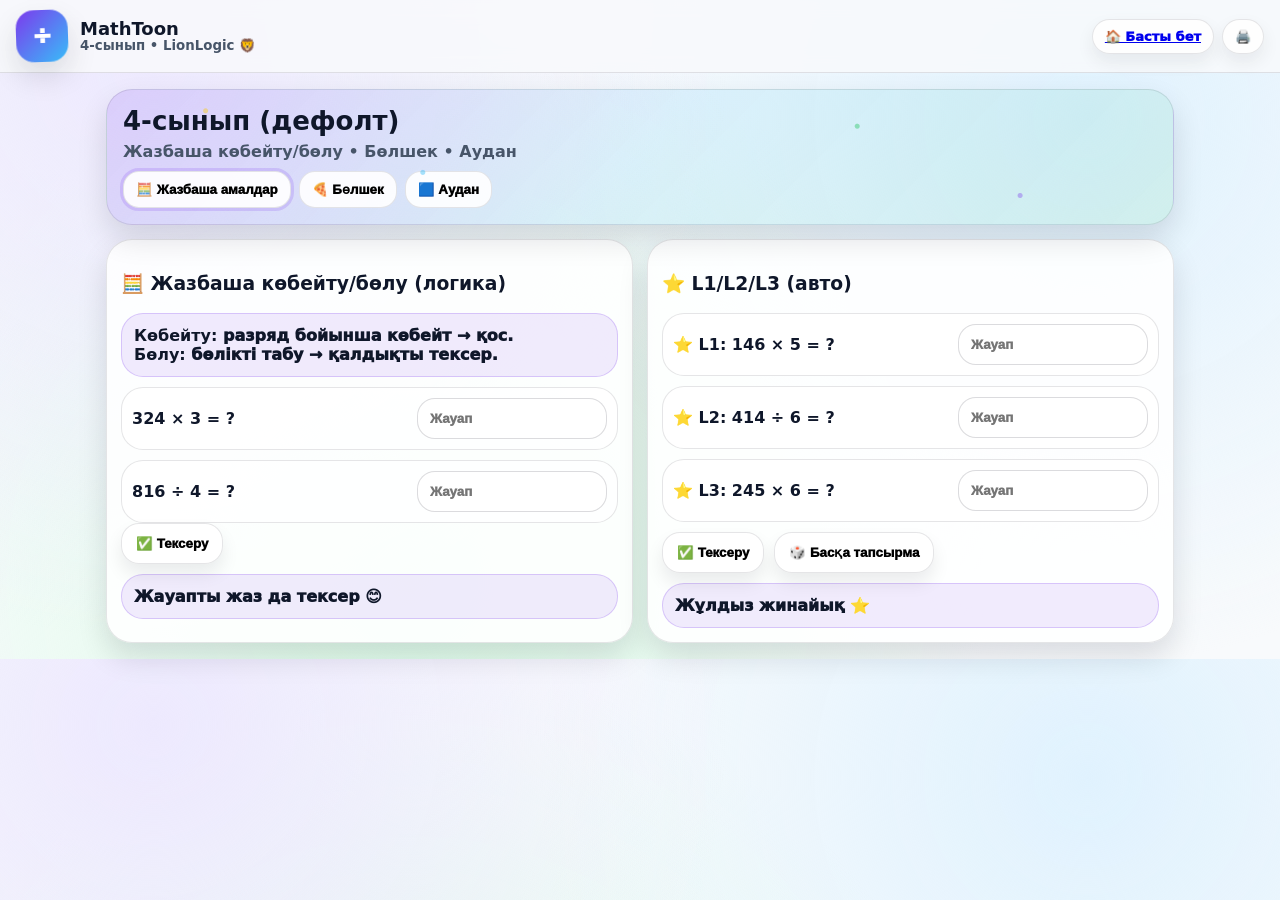
<file: grade-4.html>
<!doctype html>
<html lang="kk">
<head>
<meta charset="utf-8"/>
<meta name="viewport" content="width=device-width,initial-scale=1"/>
<title>4-сынып • MathToon</title>
<style>
:root{--p:#7c3aed;--b:#38bdf8;--g:#22c55e;--stroke:rgba(2,6,23,.10);--shadow:0 14px 30px rgba(2,6,23,.12);--r:26px;}
*{box-sizing:border-box}
body{margin:0;font-family:ui-rounded,system-ui,-apple-system,Segoe UI,Roboto,Arial;color:#0f172a;
background:
radial-gradient(circle at 12% 10%,#ede9fe,transparent 45%),
radial-gradient(circle at 85% 18%,#e0f2fe,transparent 45%),
radial-gradient(circle at 32% 88%,#dcfce7,transparent 55%),#f8fafc;}
header{position:sticky;top:0;z-index:20;background:rgba(248,250,252,.85);backdrop-filter:blur(10px);
border-bottom:1px solid var(--stroke);padding:10px 16px;display:flex;justify-content:space-between;gap:12px;align-items:center}
.brand{display:flex;gap:12px;align-items:center}
.logo{width:52px;height:52px;border-radius:18px;background:linear-gradient(135deg,var(--p),var(--b));
box-shadow:var(--shadow);position:relative;transform:rotate(-2deg)}
.logo:after{content:"÷";position:absolute;inset:0;display:grid;place-items:center;color:#fff;font-weight:1000;font-size:24px}
.brand h1{margin:0;font-size:18px;line-height:1.1}
.brand small{display:block;color:#475569;font-weight:900}
.pills{display:flex;gap:8px;flex-wrap:wrap}
.pill{padding:9px 12px;border-radius:999px;border:1px solid var(--stroke);background:rgba(255,255,255,.85);
box-shadow:0 8px 18px rgba(2,6,23,.07);font-weight:1000;font-size:13px;cursor:pointer}
.container{max-width:1100px;margin:0 auto;padding:16px}
.hero{border:1px solid var(--stroke);border-radius:var(--r);box-shadow:var(--shadow);
background:linear-gradient(135deg,rgba(124,58,237,.16),rgba(56,189,248,.12),rgba(34,197,94,.10));padding:16px;position:relative;overflow:hidden}
.spark{position:absolute;inset:-10px;opacity:.55;pointer-events:none;background-image:
radial-gradient(circle at 10% 20%, rgba(250,204,21,.8) 0 2px, transparent 3px),
radial-gradient(circle at 30% 60%, rgba(56,189,248,.8) 0 2px, transparent 3px),
radial-gradient(circle at 70% 30%, rgba(34,197,94,.75) 0 2px, transparent 3px),
radial-gradient(circle at 85% 75%, rgba(124,58,237,.65) 0 2px, transparent 3px);
animation:f 6s ease-in-out infinite}
@keyframes f{0%{transform:translateY(0)}50%{transform:translateY(-10px)}100%{transform:translateY(0)}}
.grid{display:grid;grid-template-columns:repeat(12,1fr);gap:14px;margin-top:14px}
.card{grid-column:span 12;background:rgba(255,255,255,.88);border:1px solid var(--stroke);border-radius:var(--r);
padding:14px;box-shadow:var(--shadow)}
@media(min-width:900px){.span6{grid-column:span 6}}
.tabs{display:flex;gap:8px;flex-wrap:wrap;margin-top:10px}
.tab{padding:10px 12px;border-radius:16px;border:1px solid var(--stroke);background:rgba(255,255,255,.9);font-weight:1000;cursor:pointer}
.tab.active{outline:3px solid rgba(124,58,237,.18)}
.hidden{display:none}
.row{display:grid;grid-template-columns:1fr 190px;gap:10px;align-items:center;padding:10px;border-radius:22px;
border:1px solid rgba(2,6,23,.10);background:rgba(255,255,255,.75);margin-top:10px}
.input{width:100%;padding:12px;border-radius:18px;border:1px solid rgba(2,6,23,.14);font-weight:1000}
.btn{display:inline-flex;gap:10px;align-items:center;padding:12px 14px;border-radius:18px;border:1px solid var(--stroke);
background:rgba(255,255,255,.9);font-weight:1000;cursor:pointer;box-shadow:0 10px 18px rgba(2,6,23,.08)}
.note{padding:12px;border-radius:22px;border:1px solid rgba(124,58,237,.22);background:rgba(124,58,237,.10);font-weight:1000;margin-top:10px}
.small{font-size:12px;color:#475569;font-weight:900;margin-top:6px}
</style>
</head>
<body>
<header>
  <div class="brand">
    <div class="logo"></div>
    <div><h1>MathToon</h1><small>4-сынып • LionLogic 🦁</small></div>
  </div>
  <div class="pills">
    <a class="pill" href="index.html">🏠 Басты бет</a>
    <button class="pill" onclick="window.print()">🖨️</button>
  </div>
</header>

<div class="container">
  <section class="hero">
    <div class="spark"></div>
    <h2 style="margin:0 0 6px 0;font-size:26px">4-сынып (дефолт)</h2>
    <p style="margin:0;color:#475569;font-weight:900">Жазбаша көбейту/бөлу • Бөлшек • Аудан</p>
    <div class="tabs">
      <button class="tab active" data-tab="t1">🧮 Жазбаша амалдар</button>
      <button class="tab" data-tab="t2">🍕 Бөлшек</button>
      <button class="tab" data-tab="t3">🟦 Аудан</button>
    </div>
  </section>

  <!-- TAB 1 -->
  <div id="t1" class="grid">
    <div class="card span6">
      <h3>🧮 Жазбаша көбейту/бөлу (логика)</h3>
      <div class="note">
        <b>Көбейту:</b> разряд бойынша көбейт → қос.<br>
        <b>Бөлу:</b> бөлікті табу → қалдықты тексер.
      </div>

      <div class="row"><div><b>324 × 3 = ?</b></div><input class="input" id="w1" placeholder="Жауап"></div>
      <div class="row"><div><b>816 ÷ 4 = ?</b></div><input class="input" id="w2" placeholder="Жауап"></div>
      <button class="btn" id="wCheck">✅ Тексеру</button>
      <div class="note" id="wMsg">Жауапты жаз да тексер 😊</div>
    </div>

    <div class="card span6">
      <h3>⭐ L1/L2/L3 (авто)</h3>
      <div class="row"><div><b id="q1">?</b></div><input class="input ans" data-i="0" placeholder="Жауап"></div>
      <div class="row"><div><b id="q2">?</b></div><input class="input ans" data-i="1" placeholder="Жауап"></div>
      <div class="row"><div><b id="q3">?</b></div><input class="input ans" data-i="2" placeholder="Жауап"></div>
      <div style="display:flex;gap:10px;flex-wrap:wrap;margin-top:10px">
        <button class="btn" id="check">✅ Тексеру</button>
        <button class="btn" id="regen">🎲 Басқа тапсырма</button>
      </div>
      <div class="note" id="msg">Жұлдыз жинайық ⭐</div>
    </div>
  </div>

  <!-- TAB 2 -->
  <div id="t2" class="grid hidden">
    <div class="card span6">
      <h3>🍕 Бөлшек: бөлік және бүтін</h3>
      <div class="note">Ереже: <b>a/b</b> — “b бөлікке бөлінгеннің a бөлігі”.</div>

      <div class="row"><div><b>1/2 + 1/2 = ?</b></div><input class="input" id="f1" placeholder="мыс: 1"></div>
      <div class="row"><div><b>3/4 — бұл … бөлік</b></div><input class="input" id="f2" placeholder="мыс: 4-тен 3"></div>
      <button class="btn" id="fCheck">✅ Тексеру</button>
      <div class="note" id="fMsg">Дайын болсаң — тексер 😊</div>
    </div>

    <div class="card span6">
      <h3>🧩 Салыстыр (бөлшек)</h3>
      <div class="note">Бірдей бөлім болса, <b>алымы</b> үлкені — үлкен.</div>
      <div class="row"><div><b>2/5 □ 4/5</b></div><input class="input" id="f3" placeholder="< немесе > немесе ="></div>
      <div class="row"><div><b>3/8 □ 3/8</b></div><input class="input" id="f4" placeholder="< немесе > немесе ="></div>
      <button class="btn" id="fCmp">✅ Тексеру</button>
      <div class="note" id="fCmpMsg">Белгіні жаз</div>
    </div>
  </div>

  <!-- TAB 3 -->
  <div id="t3" class="grid hidden">
    <div class="card span6">
      <h3>🟦 Аудан</h3>
      <div class="note">Ереже: тіктөртбұрыш ауданы <b>S = a × b</b></div>
      <div class="row"><div><b>a=7, b=5. S=?</b></div><input class="input" id="s1" placeholder="Жауап"></div>
      <div class="row"><div><b>а=9, b=4. S=?</b></div><input class="input" id="s2" placeholder="Жауап"></div>
      <button class="btn" id="sCheck">✅ Тексеру</button>
      <div class="note" id="sMsg">Дайын болсаң — тексер 😊</div>
    </div>

    <div class="card span6">
      <h3>🧠 Мәтінді есеп (аудан)</h3>
      <div class="note"><b>Есеп:</b> Кілемнің ұзындығы 6 м, ені 3 м. Ауданы қанша?</div>
      <div class="row"><div><b>Жауап</b></div><input class="input" id="s3" placeholder="Жауап"></div>
      <button class="btn" id="sWord">✅ Тексеру</button>
      <div class="note" id="sWordMsg">Жауапты жаз</div>
    </div>
  </div>

</div>

<script>
/* Tabs */
const tabs=[...document.querySelectorAll(".tab")];
function show(id){
  ["t1","t2","t3"].forEach(x=>document.getElementById(x).classList.add("hidden"));
  document.getElementById(id).classList.remove("hidden");
  tabs.forEach(t=>t.classList.toggle("active", t.dataset.tab===id));
  window.scrollTo(0,0);
}
tabs.forEach(t=>t.onclick=()=>show(t.dataset.tab));
function rnd(min,max){return Math.floor(Math.random()*(max-min+1))+min;}

/* TAB1 fixed checks */
document.getElementById("wCheck").onclick=()=>{
  let ok=0;
  if((document.getElementById("w1").value||"").trim()==="972") ok++;
  if((document.getElementById("w2").value||"").trim()==="204") ok++;
  document.getElementById("wMsg").textContent=`Нәтиже: ${ok}/2 ⭐ (972 және 204)`;
};

/* TAB1 generator L1/L2/L3 */
let set=[];
function val(it){ return it.op==="×" ? it.a*it.b : it.a/it.b; }
function gen(){
  const a1=rnd(120,450), b1=rnd(2,9); // mult
  const b2=rnd(2,9), q2=rnd(20,99), a2=b2*q2; // divide exact
  const mix=Math.random()<.5?"×":"÷";
  let a3,b3;
  if(mix==="×"){ a3=rnd(200,999); b3=rnd(2,9); }
  else { b3=rnd(2,9); const q3=rnd(30,150); a3=b3*q3; }
  set=[
    {lvl:"L1", op:"×", a:a1, b:b1},
    {lvl:"L2", op:"÷", a:a2, b:b2},
    {lvl:"L3", op:mix, a:a3, b:b3}
  ];
  document.getElementById("q1").textContent=`⭐ L1: ${set[0].a} × ${set[0].b} = ?`;
  document.getElementById("q2").textContent=`⭐ L2: ${set[1].a} ÷ ${set[1].b} = ?`;
  document.getElementById("q3").textContent=`⭐ L3: ${set[2].a} ${set[2].op} ${set[2].b} = ?`;
  document.querySelectorAll(".ans").forEach(i=>{i.value=""; i.style.borderColor="rgba(2,6,23,.14)";});
  document.getElementById("msg").textContent="Жұлдыз жинайық ⭐";
}
document.getElementById("check").onclick=()=>{
  let ok=0;
  document.querySelectorAll(".ans").forEach(inp=>{
    const idx=Number(inp.dataset.i);
    const need=String(val(set[idx]));
    const got=(inp.value||"").trim();
    if(got===need){ok++; inp.style.borderColor="rgba(34,197,94,.6)";}
    else inp.style.borderColor="rgba(239,68,68,.6)";
  });
  document.getElementById("msg").textContent=`Нәтиже: ${ok}/3 ⭐`;
};
document.getElementById("regen").onclick=gen;
gen();

/* TAB2 fractions */
document.getElementById("fCheck").onclick=()=>{
  let ok=0;
  if((document.getElementById("f1").value||"").trim()==="1") ok++;
  if((document.getElementById("f2").value||"").trim().toLowerCase()==="4-тен 3") ok++;
  document.getElementById("fMsg").textContent=`Нәтиже: ${ok}/2 ⭐`;
};
document.getElementById("fCmp").onclick=()=>{
  let ok=0;
  if((document.getElementById("f3").value||"").trim()==="<") ok++;
  if((document.getElementById("f4").value||"").trim()==="=") ok++;
  document.getElementById("fCmpMsg").textContent=`Нәтиже: ${ok}/2 ⭐ ( < және = )`;
};

/* TAB3 area */
document.getElementById("sCheck").onclick=()=>{
  let ok=0;
  if((document.getElementById("s1").value||"").trim()==="35") ok++;
  if((document.getElementById("s2").value||"").trim()==="36") ok++;
  document.getElementById("sMsg").textContent=`Нәтиже: ${ok}/2 ⭐ (35 және 36)`;
};
document.getElementById("sWord").onclick=()=>{
  const got=(document.getElementById("s3").value||"").trim();
  document.getElementById("sWordMsg").textContent = (got==="18") ? "Дұрыс ✅" : "Қате ❌ (18)";
};
</script>
</body>
</html>
</file>
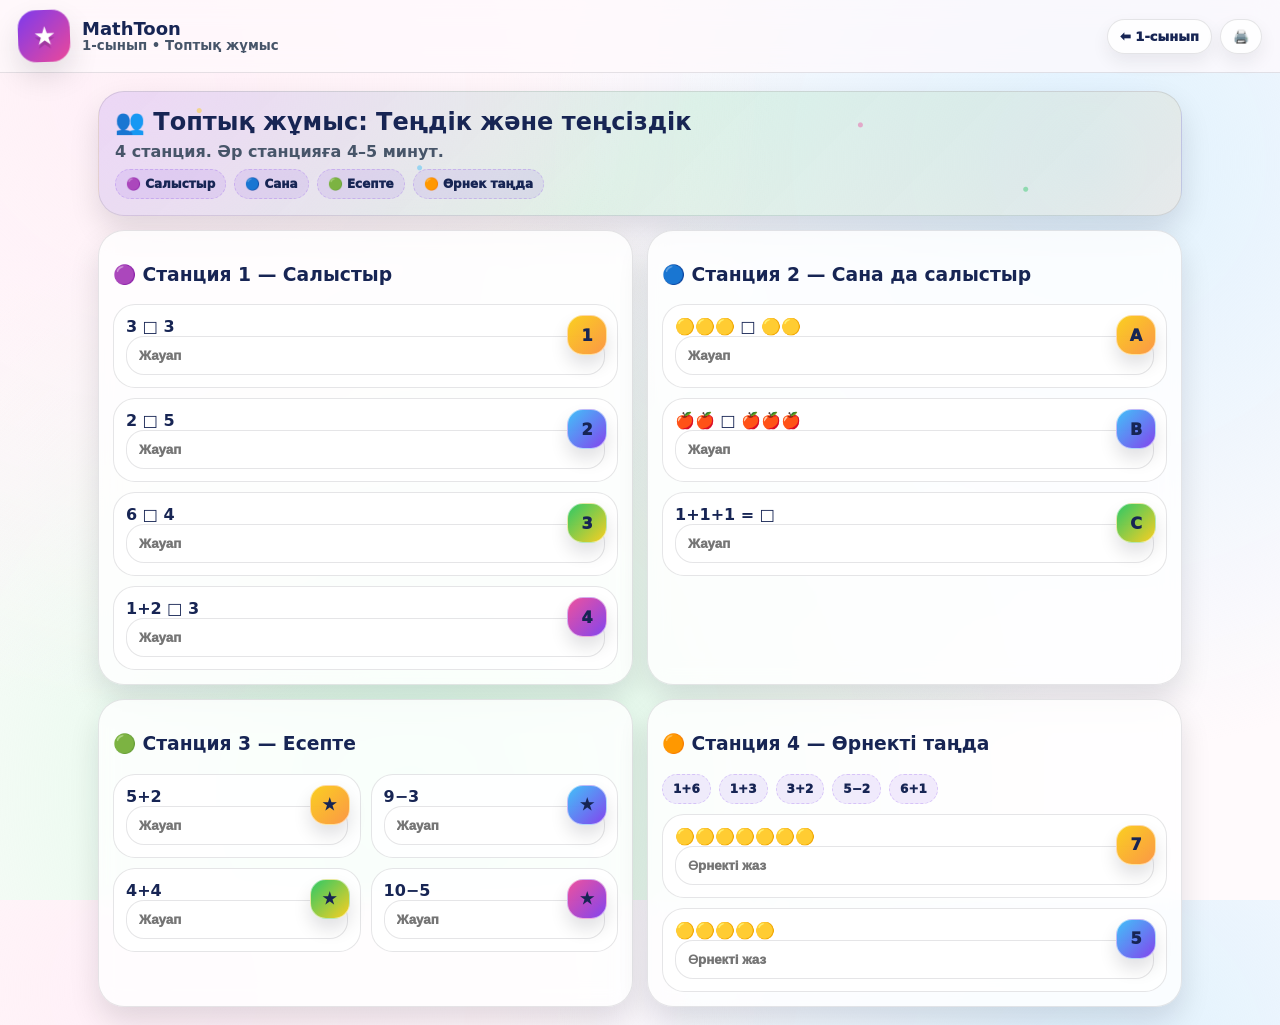
<file: groupwork-g1-eq89.html>
<!doctype html>
<html lang="kk">
<head>
  <meta charset="utf-8"/><meta name="viewport" content="width=device-width,initial-scale=1"/>
  <title>1-сынып • Топтық жұмыс • Теңдік және теңсіздік</title>
  <link rel="stylesheet" href="assets/style.css"/>
</head>
<body>
  <div class="topbar"><div class="nav">
    <div class="brand"><div class="logo"></div><div><h1>MathToon</h1><small>1-сынып • Топтық жұмыс</small></div></div>
    <div class="pills">
      <a class="pill" href="grade-1.html">⬅️ 1-сынып</a>
      <button class="pill" onclick="window.print()">🖨️</button>
    </div>
  </div></div>

  <div class="container">
    <section class="hero"><div class="sparkles"></div>
      <h2>👥 Топтық жұмыс: Теңдік және теңсіздік</h2>
      <p>4 станция. Әр станцияға 4–5 минут.</p>
      <div class="badges">
        <span class="badge">🟣 Салыстыр</span>
        <span class="badge">🔵 Сана</span>
        <span class="badge">🟢 Есепте</span>
        <span class="badge">🟠 Өрнек таңда</span>
      </div>
    </section>

    <div class="grid">
      <div class="card span6">
        <h3>🟣 Станция 1 — Салыстыр</h3>
        <div class="kids">
          <div class="kid" style="flex:1 1 100%"><div class="sticker st1">1</div><strong>3 □ 3</strong><input class="input" placeholder="Жауап"/></div>
          <div class="kid" style="flex:1 1 100%"><div class="sticker st2">2</div><strong>2 □ 5</strong><input class="input" placeholder="Жауап"/></div>
          <div class="kid" style="flex:1 1 100%"><div class="sticker st3">3</div><strong>6 □ 4</strong><input class="input" placeholder="Жауап"/></div>
          <div class="kid" style="flex:1 1 100%"><div class="sticker st4">4</div><strong>1+2 □ 3</strong><input class="input" placeholder="Жауап"/></div>
        </div>
      </div>

      <div class="card span6">
        <h3>🔵 Станция 2 — Сана да салыстыр</h3>
        <div class="kids">
          <div class="kid" style="flex:1 1 100%"><div class="sticker st1">A</div><strong>🟡🟡🟡 □ 🟡🟡</strong><input class="input" placeholder="Жауап"/></div>
          <div class="kid" style="flex:1 1 100%"><div class="sticker st2">B</div><strong>🍎🍎 □ 🍎🍎🍎</strong><input class="input" placeholder="Жауап"/></div>
          <div class="kid" style="flex:1 1 100%"><div class="sticker st3">C</div><strong>1+1+1 = □</strong><input class="input" placeholder="Жауап"/></div>
        </div>
      </div>

      <div class="card span6">
        <h3>🟢 Станция 3 — Есепте</h3>
        <div class="kids">
          <div class="kid"><div class="sticker st1">★</div><strong>5+2</strong><input class="input" placeholder="Жауап"/></div>
          <div class="kid"><div class="sticker st2">★</div><strong>9−3</strong><input class="input" placeholder="Жауап"/></div>
          <div class="kid"><div class="sticker st3">★</div><strong>4+4</strong><input class="input" placeholder="Жауап"/></div>
          <div class="kid"><div class="sticker st4">★</div><strong>10−5</strong><input class="input" placeholder="Жауап"/></div>
        </div>
      </div>

      <div class="card span6">
        <h3>🟠 Станция 4 — Өрнекті таңда</h3>
        <div class="badges">
          <span class="badge">1+6</span><span class="badge">1+3</span><span class="badge">3+2</span><span class="badge">5−2</span><span class="badge">6+1</span>
        </div>
        <div class="kids">
          <div class="kid" style="flex:1 1 100%"><div class="sticker st1">7</div><strong>🟡🟡🟡🟡🟡🟡🟡</strong><input class="input" placeholder="Өрнекті жаз"/></div>
          <div class="kid" style="flex:1 1 100%"><div class="sticker st2">5</div><strong>🟡🟡🟡🟡🟡</strong><input class="input" placeholder="Өрнекті жаз"/></div>
        </div>
      </div>
    </div>
  </div>
</body>
</html>
</file>
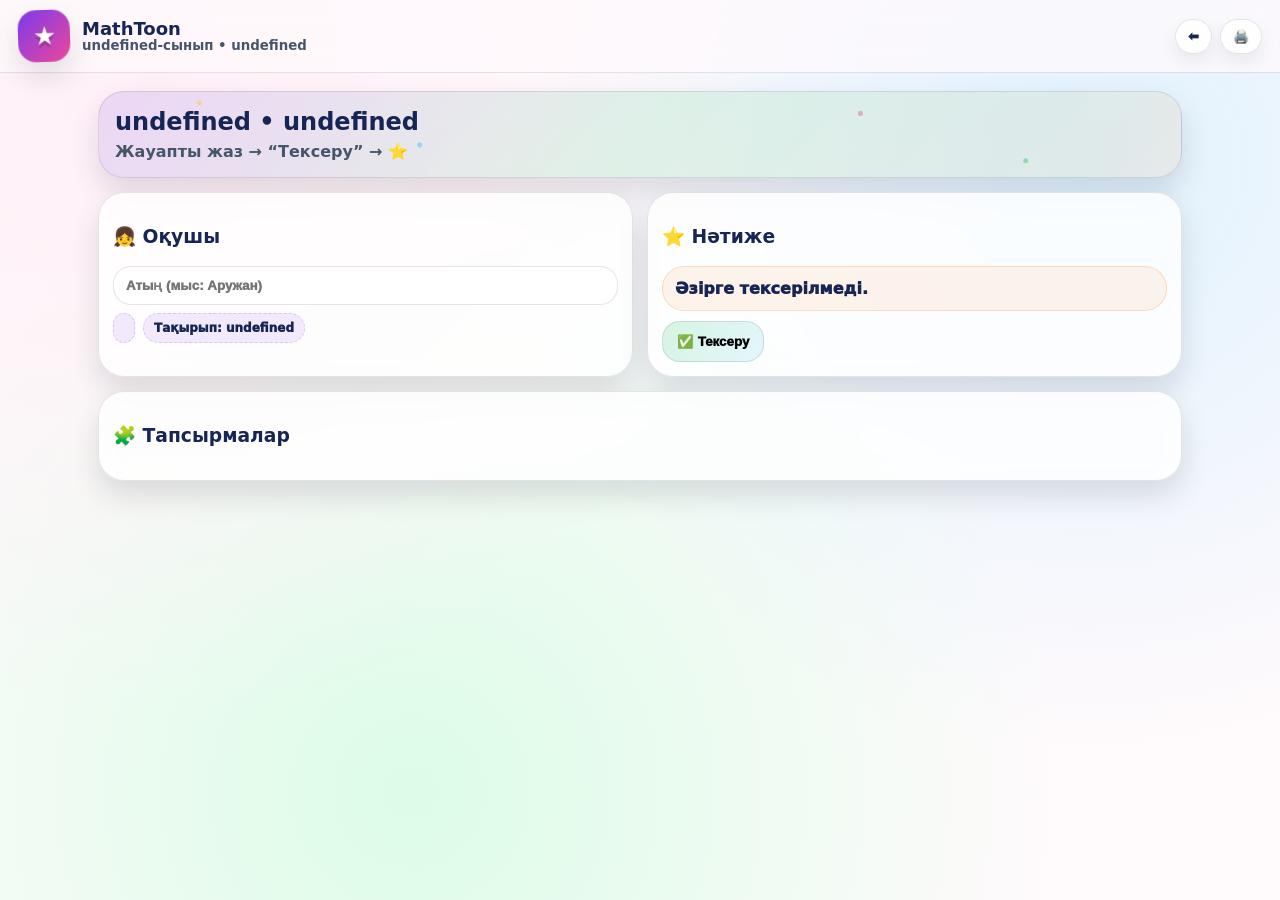
<file: practice.html>
<!doctype html>
<html lang="kk">
<head>
  <meta charset="utf-8"/><meta name="viewport" content="width=device-width,initial-scale=1"/>
  <title>Жаттығу • MathToon</title>
  <link rel="stylesheet" href="assets/style.css"/>
</head>
<body>
  <div class="topbar"><div class="nav">
    <div class="brand"><div class="logo"></div><div><h1>MathToon</h1><small id="crumb">Жаттығу</small></div></div>
    <div class="pills">
      <a class="pill" id="back" href="#">⬅️</a>
      <button class="pill" onclick="window.print()">🖨️</button>
    </div>
  </div></div>

  <div class="container">
    <section class="hero"><div class="sparkles"></div>
      <h2 id="title">Жаттығу</h2>
      <p>Жауапты жаз → “Тексеру” → ⭐</p>
    </section>

    <div class="grid">
      <div class="card span6">
        <h3>👧 Оқушы</h3>
        <input id="name" class="input" placeholder="Атың (мыс: Аружан)"/>
        <div class="badges">
          <span class="badge" id="lvlBadge">L1</span>
          <span class="badge" id="topicBadge"></span>
        </div>
      </div>

      <div class="card span6">
        <h3>⭐ Нәтиже</h3>
        <div id="score" class="notice">Әзірге тексерілмеді.</div>
        <div id="stars"></div>
        <button class="btn g" id="check" style="margin-top:10px">✅ Тексеру</button>
      </div>

      <div class="card">
        <h3>🧩 Тапсырмалар</h3>
        <div id="list"></div>
      </div>
    </div>
  </div>

  <script type="module">
    import {params, qs, getTopic} from "./assets/app.js";
    const {g, tid, lvl} = params();

    qs("#crumb").textContent = `${g}-сынып • ${lvl}`;
    qs("#back").href = `topic.html?g=${g}&tid=${tid}`;
    qs("#lvlBadge").textContent = lvl;

    const topic = getTopic(g, tid);
    qs("#title").textContent = `${topic?.title || tid} • ${lvl}`;
    qs("#topicBadge").textContent = `Тақырып: ${tid}`;

    const raw = topic?.[lvl] || [];
    const tasks = raw.map(([q,a])=>({q,a}));
    const stickers = ["st1","st2","st3","st4"];

    qs("#list").innerHTML = tasks.map((t,i)=>`
      <div class="kid" style="flex:1 1 100%">
        <div class="sticker ${stickers[i%4]}">${i+1}</div>
        <strong>${t.q}</strong>
        <input class="input ans" data-i="${i}" placeholder="Жауап"/>
      </div>
    `).join("");

    qs("#check").onclick = ()=>{
      const inputs = [...document.querySelectorAll(".ans")];
      let ok = 0;
      inputs.forEach((inp, i)=>{
        const got = (inp.value||"").trim().toLowerCase();
        const need = String(tasks[i].a).trim().toLowerCase();
        if(got === need) ok++;
      });

      const total = tasks.length;
      const stars = Math.max(0, Math.min(5, Math.round((ok/total)*5)));
      qs("#score").textContent = `Нәтиже: ${ok}/${total}`;
      qs("#stars").innerHTML = `<div class="starbar">${"⭐".repeat(stars)}</div>`;
    };
  </script>
</body>
</html>
</file>
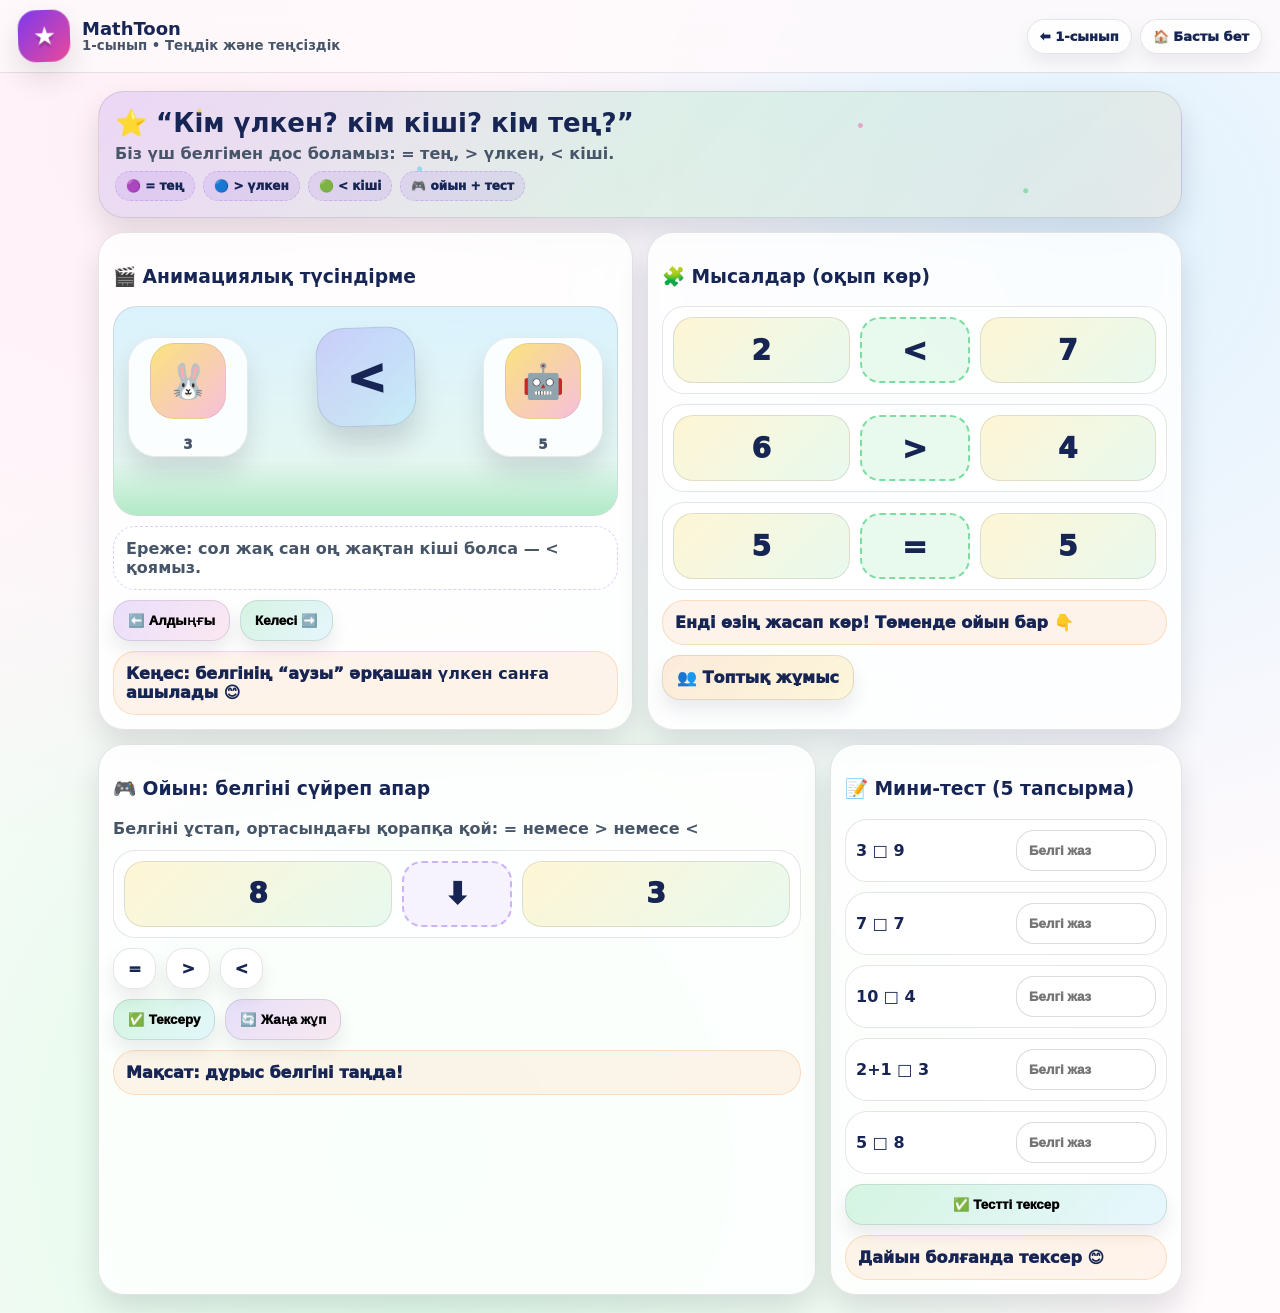
<file: topic.html>
<!doctype html>
<html lang="kk">
<head>
  <meta charset="utf-8"/>
  <meta name="viewport" content="width=device-width,initial-scale=1"/>
  <title>1-сынып • Теңдік және теңсіздік</title>

  <style>
    :root{
      --bg1:#fff0f7; --bg2:#e0f2fe; --bg3:#dcfce7;
      --card:#ffffffcc; --ink:#172554; --muted:#475569;
      --p:#7c3aed; --g:#22c55e; --o:#fb923c; --b:#38bdf8; --y:#facc15; --pink:#ec4899;
      --stroke: rgba(2,6,23,.10);
      --shadow: 0 14px 30px rgba(2,6,23,.12);
      --r: 26px;
    }
    *{box-sizing:border-box}
    body{
      margin:0;
      font-family: ui-rounded, system-ui, -apple-system, Segoe UI, Roboto, Arial;
      color:var(--ink);
      background:
        radial-gradient(circle at 12% 10%, var(--bg1), transparent 45%),
        radial-gradient(circle at 85% 18%, var(--bg2), transparent 45%),
        radial-gradient(circle at 32% 88%, var(--bg3), transparent 55%),
        #fffafc;
      overflow-x:hidden;
    }
    a{color:inherit;text-decoration:none}
    .container{max-width:1120px;margin:0 auto;padding:18px}

    .topbar{
      position:sticky;top:0;z-index:20;
      backdrop-filter: blur(12px);
      background: rgba(255,250,252,.78);
      border-bottom:1px solid var(--stroke);
    }
    .nav{display:flex;align-items:center;justify-content:space-between;gap:12px;padding:10px 18px}
    .brand{display:flex;align-items:center;gap:12px}
    .logo{
      width:52px;height:52px;border-radius:18px;
      background: linear-gradient(135deg, var(--p), var(--pink));
      box-shadow: var(--shadow);
      position:relative;
      transform: rotate(-2deg);
    }
    .logo:after{
      content:"★";
      position:absolute;inset:0;
      display:grid;place-items:center;
      color:white;font-weight:1000;font-size:22px;
      text-shadow: 0 4px 0 rgba(0,0,0,.15);
    }
    .brand h1{margin:0;font-size:18px;line-height:1.1}
    .brand small{display:block;color:var(--muted);font-weight:900}
    .pills{display:flex;gap:8px;flex-wrap:wrap}
    .pill{
      padding:9px 12px;border-radius:999px;
      border:1px solid var(--stroke);
      background: rgba(255,255,255,.75);
      box-shadow: 0 8px 18px rgba(2,6,23,.07);
      font-weight:1000;font-size:13px;
    }

    .hero{
      border-radius: var(--r);
      border:1px solid var(--stroke);
      box-shadow: var(--shadow);
      padding:16px;
      background: linear-gradient(135deg, rgba(124,58,237,.14), rgba(34,197,94,.12), rgba(251,146,60,.10));
      position:relative;
      overflow:hidden;
    }
    .sparkles{
      position:absolute;inset:-10px;pointer-events:none;opacity:.55;
      background-image:
        radial-gradient(circle at 10% 20%, rgba(250,204,21,.8) 0 2px, transparent 3px),
        radial-gradient(circle at 30% 60%, rgba(56,189,248,.8) 0 2px, transparent 3px),
        radial-gradient(circle at 70% 30%, rgba(236,72,153,.75) 0 2px, transparent 3px),
        radial-gradient(circle at 85% 75%, rgba(34,197,94,.75) 0 2px, transparent 3px);
      animation: floaty 6s ease-in-out infinite;
    }
    @keyframes floaty{0%{transform:translateY(0)}50%{transform:translateY(-10px)}100%{transform:translateY(0)}}
    .hero h2{margin:0 0 6px 0;font-size:26px}
    .hero p{margin:0;color:var(--muted);font-weight:900}

    .grid{display:grid;grid-template-columns:repeat(12,1fr);gap:14px;margin-top:14px}
    .card{
      grid-column: span 12;
      background: rgba(255,255,255,.82);
      border:1px solid var(--stroke);
      border-radius: var(--r);
      padding:14px;
      box-shadow: var(--shadow);
      backdrop-filter: blur(10px);
    }
    @media(min-width:900px){ .span6{grid-column: span 6;} .span4{grid-column: span 4;} .span8{grid-column: span 8;} }
    .badges{display:flex;gap:8px;flex-wrap:wrap;margin-top:8px}
    .badge{
      padding:7px 10px;border-radius:999px;
      background: rgba(124,58,237,.10);
      border:1px dashed rgba(124,58,237,.22);
      font-weight:1000;font-size:12px;
    }
    .btn{
      display:inline-flex;align-items:center;gap:10px;
      padding:12px 14px;border-radius:18px;
      border:1px solid var(--stroke);
      background: rgba(255,255,255,.85);
      font-weight:1000;
      cursor:pointer;
      box-shadow: 0 10px 18px rgba(2,6,23,.08);
    }
    .btn.g{background: linear-gradient(135deg, rgba(34,197,94,.18), rgba(56,189,248,.12))}
    .btn.p{background: linear-gradient(135deg, rgba(124,58,237,.16), rgba(236,72,153,.12))}
    .btn.o{background: linear-gradient(135deg, rgba(251,146,60,.18), rgba(250,204,21,.16))}

    /* мультяш кейіпкерлер */
    .scene{
      border:1px solid var(--stroke);
      border-radius: 24px;
      background: linear-gradient(180deg, rgba(56,189,248,.18), rgba(34,197,94,.10));
      padding:12px;
      position:relative;
      overflow:hidden;
      min-height: 210px;
    }
    .ground{
      position:absolute;left:0;right:0;bottom:0;height:56px;
      background: linear-gradient(180deg, rgba(34,197,94,.0), rgba(34,197,94,.28));
    }
    .cloud{
      position:absolute;top:18px;width:90px;height:40px;border-radius:999px;
      background: rgba(255,255,255,.85);
      border:1px solid rgba(2,6,23,.06);
      filter: drop-shadow(0 10px 14px rgba(2,6,23,.08));
      animation: cloudMove 10s linear infinite;
    }
    .cloud:before,.cloud:after{
      content:"";position:absolute;background: rgba(255,255,255,.88);border-radius:999px;
      border:1px solid rgba(2,6,23,.05);
    }
    .cloud:before{width:42px;height:42px;left:10px;top:-16px}
    .cloud:after{width:52px;height:52px;left:34px;top:-22px}
    @keyframes cloudMove{
      0%{transform:translateX(-120px)}
      100%{transform:translateX(1200px)}
    }

    .char{
      width:120px;height:120px;border-radius:28px;
      border:1px solid rgba(2,6,23,.08);
      background: rgba(255,255,255,.85);
      position:absolute;bottom:58px;
      display:grid;place-items:center;
      box-shadow: 0 16px 26px rgba(2,6,23,.12);
      animation: hop 1.6s ease-in-out infinite;
    }
    @keyframes hop{0%,100%{transform:translateY(0)}50%{transform:translateY(-10px)}}
    .char .face{
      width:76px;height:76px;border-radius:24px;
      background: linear-gradient(135deg, rgba(250,204,21,.55), rgba(236,72,153,.35));
      display:grid;place-items:center;
      font-size:34px;
      border:1px solid rgba(2,6,23,.06);
    }
    .char small{display:block;margin-top:8px;font-weight:1000;color:var(--muted)}
    .left{left:14px}
    .right{right:14px; animation-delay:.2s}
    .sign{
      position:absolute;left:50%;transform:translateX(-50%);
      bottom:92px;
      width:92px;height:92px;border-radius:26px;
      background: linear-gradient(135deg, rgba(124,58,237,.20), rgba(56,189,248,.16));
      border:1px solid rgba(2,6,23,.10);
      display:grid;place-items:center;
      font-size:44px;font-weight:1000;
      box-shadow: 0 18px 26px rgba(2,6,23,.14);
      transition: transform .2s ease;
    }
    .sign.pop{transform:translateX(-50%) scale(1.08) rotate(-2deg)}
    .bubble{
      margin-top:10px;
      padding:12px;border-radius:22px;
      background: rgba(255,255,255,.78);
      border:1px dashed rgba(124,58,237,.25);
      font-weight:900;color:var(--muted);
    }

    /* drag & drop */
    .dropZone{
      display:grid;grid-template-columns:1fr 110px 1fr;gap:10px;
      align-items:center;
      padding:10px;border-radius:22px;
      border:1px solid rgba(2,6,23,.10);
      background: rgba(255,255,255,.75);
      margin-top:10px;
    }
    .numBox{
      height:66px;border-radius:20px;
      border:1px solid rgba(2,6,23,.10);
      display:grid;place-items:center;
      font-size:28px;font-weight:1000;
      background: linear-gradient(135deg, rgba(250,204,21,.18), rgba(34,197,94,.10));
    }
    .slot{
      height:66px;border-radius:20px;
      border:2px dashed rgba(124,58,237,.35);
      display:grid;place-items:center;
      font-size:30px;font-weight:1000;
      background: rgba(124,58,237,.06);
    }
    .tokens{display:flex;gap:10px;flex-wrap:wrap;margin-top:10px}
    .token{
      padding:10px 14px;border-radius:18px;
      background: rgba(255,255,255,.88);
      border:1px solid rgba(2,6,23,.10);
      font-weight:1000;
      cursor:grab;
      user-select:none;
      box-shadow: 0 10px 18px rgba(2,6,23,.08);
    }
    .ok{border-color: rgba(34,197,94,.55)!important; background: rgba(34,197,94,.10)!important}
    .bad{border-color: rgba(239,68,68,.55)!important; background: rgba(239,68,68,.08)!important}

    .miniTest .row{
      display:grid;grid-template-columns:1fr 140px;gap:10px;
      align-items:center;
      padding:10px;border-radius:22px;
      border:1px solid rgba(2,6,23,.10);
      background: rgba(255,255,255,.75);
      margin-top:10px;
    }
    .miniTest input{
      width:100%;
      padding:12px 12px;
      border-radius:18px;
      border:1px solid rgba(2,6,23,.14);
      font-weight:1000;
      background: rgba(255,255,255,.95);
    }
    .note{
      padding:12px;border-radius:22px;
      border:1px solid rgba(251,146,60,.26);
      background: rgba(251,146,60,.10);
      font-weight:1000;
      margin-top:10px;
    }
  </style>
</head>

<body>
  <div class="topbar">
    <div class="nav">
      <div class="brand">
        <div class="logo"></div>
        <div>
          <h1>MathToon</h1>
          <small>1-сынып • Теңдік және теңсіздік</small>
        </div>
      </div>
      <div class="pills">
        <a class="pill" href="grade-1.html">⬅️ 1-сынып</a>
        <a class="pill" href="index.html">🏠 Басты бет</a>
      </div>
    </div>
  </div>

  <div class="container">
    <section class="hero">
      <div class="sparkles"></div>
      <h2>⭐ “Кім үлкен? кім кіші? кім тең?”</h2>
      <p>Біз үш белгімен дос боламыз: <b>=</b> тең, <b>&gt;</b> үлкен, <b>&lt;</b> кіші.</p>
      <div class="badges">
        <span class="badge">🟣 = тең</span>
        <span class="badge">🔵 &gt; үлкен</span>
        <span class="badge">🟢 &lt; кіші</span>
        <span class="badge">🎮 ойын + тест</span>
      </div>
    </section>

    <div class="grid">
      <!-- 1) Анимациялық түсіндірме -->
      <div class="card span6">
        <h3>🎬 Анимациялық түсіндірме</h3>
        <div class="scene" id="scene">
          <div class="cloud" style="left:-120px; animation-duration: 11s;"></div>
          <div class="cloud" style="left:-280px; top:52px; animation-duration: 13s; opacity:.8;"></div>

          <div class="char left">
            <div class="face" id="Lface">🐰</div>
            <small id="Lnum">3</small>
          </div>

          <div class="sign" id="sign">?</div>

          <div class="char right">
            <div class="face" id="Rface">🤖</div>
            <small id="Rnum">5</small>
          </div>

          <div class="ground"></div>
        </div>

        <div class="bubble" id="ruleText">
          Ереже: сол жақ сан оң жақтан <b>үлкен</b> болса — <b>&gt;</b> қоямыз.
        </div>

        <div style="display:flex;gap:10px;flex-wrap:wrap;margin-top:10px">
          <button class="btn p" id="prev">⬅️ Алдыңғы</button>
          <button class="btn g" id="next">Келесі ➡️</button>
        </div>

        <div class="note">Кеңес: белгінің “аузы” әрқашан <b>үлкен санға</b> ашылады 😊</div>
      </div>

      <!-- 2) Мысалдар -->
      <div class="card span6">
        <h3>🧩 Мысалдар (оқып көр)</h3>

        <div class="dropZone">
          <div class="numBox">2</div>
          <div class="slot ok"> &lt; </div>
          <div class="numBox">7</div>
        </div>

        <div class="dropZone">
          <div class="numBox">6</div>
          <div class="slot ok"> &gt; </div>
          <div class="numBox">4</div>
        </div>

        <div class="dropZone">
          <div class="numBox">5</div>
          <div class="slot ok"> = </div>
          <div class="numBox">5</div>
        </div>

        <div class="note">Енді өзің жасап көр! Төменде ойын бар 👇</div>

        <a class="btn o" href="groupwork-g1-eq89.html" style="margin-top:10px">👥 Топтық жұмыс</a>
      </div>

      <!-- 3) Drag & Drop ойыны -->
      <div class="card span8">
        <h3>🎮 Ойын: белгіні сүйреп апар</h3>
        <p style="margin:0;color:var(--muted);font-weight:900">Белгіні ұстап, ортасындағы қорапқа қой: = немесе &gt; немесе &lt;</p>

        <div class="dropZone" style="margin-top:12px">
          <div class="numBox" id="a">8</div>
          <div class="slot" id="slot" aria-label="drop here">⬇️</div>
          <div class="numBox" id="b">3</div>
        </div>

        <div class="tokens">
          <div class="token" draggable="true" data-v="=">=</div>
          <div class="token" draggable="true" data-v=">">&gt;</div>
          <div class="token" draggable="true" data-v="<">&lt;</div>
        </div>

        <div style="display:flex;gap:10px;flex-wrap:wrap;margin-top:10px">
          <button class="btn g" id="checkGame">✅ Тексеру</button>
          <button class="btn p" id="newGame">🔄 Жаңа жұп</button>
        </div>

        <div class="note" id="gameMsg">Мақсат: дұрыс белгіні таңда!</div>
      </div>

      <!-- 4) Мини тест -->
      <div class="card span4 miniTest">
        <h3>📝 Мини-тест (5 тапсырма)</h3>

        <div class="row">
          <div><b>3 □ 9</b></div>
          <input class="ans" data-ok="<" placeholder="Белгі жаз"/>
        </div>
        <div class="row">
          <div><b>7 □ 7</b></div>
          <input class="ans" data-ok="=" placeholder="Белгі жаз"/>
        </div>
        <div class="row">
          <div><b>10 □ 4</b></div>
          <input class="ans" data-ok=">" placeholder="Белгі жаз"/>
        </div>
        <div class="row">
          <div><b>2+1 □ 3</b></div>
          <input class="ans" data-ok="=" placeholder="Белгі жаз"/>
        </div>
        <div class="row">
          <div><b>5 □ 8</b></div>
          <input class="ans" data-ok="<" placeholder="Белгі жаз"/>
        </div>

        <button class="btn g" id="checkTest" style="margin-top:10px;width:100%;justify-content:center">✅ Тестті тексер</button>
        <div class="note" id="testMsg">Дайын болғанда тексер 😊</div>
      </div>
    </div>
  </div>

  <script>
    // 1) Анимациялық слайд-түсіндірме
    const slides = [
      {L:3,R:5,sign:"<",text:"Ереже: сол жақ сан оң жақтан <b>кіші</b> болса — <b>&lt;</b> қоямыз."},
      {L:8,R:2,sign:">",text:"Ереже: сол жақ сан оң жақтан <b>үлкен</b> болса — <b>&gt;</b> қоямыз."},
      {L:6,R:6,sign:"=",text:"Ереже: екі сан <b>бірдей</b> болса — <b>=</b> қоямыз."},
      {L:4,R:9,sign:"<",text:"Қара: 4 кіші 9-дан → <b>&lt;</b>"},
      {L:7,R:1,sign:">",text:"Қара: 7 үлкен 1-ден → <b>&gt;</b>"},
    ];
    let i = 0;
    const signEl = document.getElementById("sign");
    const Lnum = document.getElementById("Lnum");
    const Rnum = document.getElementById("Rnum");
    const ruleText = document.getElementById("ruleText");

    function paint(){
      const s = slides[i];
      Lnum.textContent = s.L;
      Rnum.textContent = s.R;
      signEl.textContent = s.sign;
      ruleText.innerHTML = s.text;
      signEl.classList.remove("pop");
      void signEl.offsetWidth;
      signEl.classList.add("pop");
    }
    document.getElementById("next").onclick = ()=>{ i = (i+1)%slides.length; paint(); };
    document.getElementById("prev").onclick = ()=>{ i = (i-1+slides.length)%slides.length; paint(); };
    paint();

    // 2) Drag & Drop ойын
    const slot = document.getElementById("slot");
    let dropped = null;

    document.querySelectorAll(".token").forEach(t=>{
      t.addEventListener("dragstart", e=>{
        e.dataTransfer.setData("text/plain", t.dataset.v);
      });
    });

    slot.addEventListener("dragover", e=>{ e.preventDefault(); slot.classList.add("ok"); });
    slot.addEventListener("dragleave", ()=> slot.classList.remove("ok"));
    slot.addEventListener("drop", e=>{
      e.preventDefault();
      const v = e.dataTransfer.getData("text/plain");
      dropped = v;
      slot.textContent = v === "<" ? "‹" : v;
      slot.classList.remove("ok","bad");
    });

    function correctSign(a,b){
      if(a>b) return ">";
      if(a<b) return "<";
      return "=";
    }

    function newPair(){
      const a = document.getElementById("a");
      const b = document.getElementById("b");
      const A = Math.floor(Math.random()*10)+1;
      const B = Math.floor(Math.random()*10)+1;
      a.textContent = A;
      b.textContent = B;
      dropped = null;
      slot.textContent = "⬇️";
      slot.classList.remove("ok","bad");
      document.getElementById("gameMsg").textContent = "Мақсат: дұрыс белгіні таңда!";
    }

    document.getElementById("checkGame").onclick = ()=>{
      const A = Number(document.getElementById("a").textContent);
      const B = Number(document.getElementById("b").textContent);
      const need = correctSign(A,B);
      const msg = document.getElementById("gameMsg");

      if(!dropped){
        slot.classList.add("bad");
        msg.textContent = "Алдымен белгіні сүйреп қой 😊";
        return;
      }
      if(dropped === need){
        slot.classList.add("ok"); slot.classList.remove("bad");
        msg.textContent = "Жарайсың! Дұрыс ✅";
      } else {
        slot.classList.add("bad"); slot.classList.remove("ok");
        msg.textContent = "Қайта көр! Дұрысы: " + need;
      }
    };
    document.getElementById("newGame").onclick = newPair;

    // 3) Мини тест
    document.getElementById("checkTest").onclick = ()=>{
      const inputs = [...document.querySelectorAll(".ans")];
      let ok = 0;
      inputs.forEach(inp=>{
        const got = (inp.value||"").trim().replace("‹","<").replace("›",">");
        const need = inp.dataset.ok;
        if(got === need){ ok++; inp.style.borderColor = "rgba(34,197,94,.6)"; }
        else { inp.style.borderColor = "rgba(239,68,68,.6)"; }
      });
      document.getElementById("testMsg").textContent = `Нәтиже: ${ok}/${inputs.length} ⭐`;
    };
  </script>
</body>
</html>
</file>
<file: assets/style.css>
:root{
  --bg1:#fff0f7; --bg2:#e0f2fe; --bg3:#dcfce7;
  --card:#ffffffcc; --ink:#172554; --muted:#475569;
  --p:#7c3aed; --g:#22c55e; --o:#fb923c; --b:#38bdf8; --y:#facc15; --pink:#ec4899;
  --stroke: rgba(2,6,23,.10);
  --shadow: 0 14px 30px rgba(2,6,23,.12);
  --r: 26px;
}
*{box-sizing:border-box}
html,body{height:100%}
body{
  margin:0;
  font-family: ui-rounded, system-ui, -apple-system, Segoe UI, Roboto, Arial;
  color:var(--ink);
  background:
    radial-gradient(circle at 12% 10%, var(--bg1), transparent 45%),
    radial-gradient(circle at 85% 18%, var(--bg2), transparent 45%),
    radial-gradient(circle at 32% 88%, var(--bg3), transparent 55%),
    #fffafc;
  overflow-x:hidden;
}
a{color:inherit;text-decoration:none}
.container{max-width:1120px;margin:0 auto;padding:18px}
.topbar{
  position:sticky;top:0;z-index:20;
  backdrop-filter: blur(12px);
  background: rgba(255,250,252,.72);
  border-bottom:1px solid var(--stroke);
}
.nav{display:flex;align-items:center;justify-content:space-between;gap:12px;padding:10px 18px}
.brand{display:flex;align-items:center;gap:12px}
.logo{
  width:52px;height:52px;border-radius:18px;
  background: linear-gradient(135deg, var(--p), var(--pink));
  box-shadow: var(--shadow);
  position:relative;
  transform: rotate(-2deg);
}
.logo:after{
  content:"★";
  position:absolute;inset:0;
  display:grid;place-items:center;
  color:white;font-weight:1000;font-size:22px;
  text-shadow: 0 4px 0 rgba(0,0,0,.15);
}
.brand h1{margin:0;font-size:18px;line-height:1.1}
.brand small{display:block;color:var(--muted);font-weight:900}
.pills{display:flex;gap:8px;flex-wrap:wrap}
.pill{
  padding:9px 12px;border-radius:999px;
  border:1px solid var(--stroke);
  background: rgba(255,255,255,.75);
  box-shadow: 0 8px 18px rgba(2,6,23,.07);
  font-weight:1000;font-size:13px;
  transition: transform .15s ease;
}
.pill:hover{transform: translateY(-1px) scale(1.01)}
.hero{
  border-radius: var(--r);
  border:1px solid var(--stroke);
  box-shadow: var(--shadow);
  padding:16px;
  background: linear-gradient(135deg, rgba(124,58,237,.14), rgba(34,197,94,.12), rgba(251,146,60,.10));
  position:relative;
  overflow:hidden;
}
.hero h2{margin:0 0 6px 0;font-size:24px}
.hero p{margin:0;color:var(--muted);font-weight:900}
.sparkles{
  position:absolute;inset:-10px;pointer-events:none;opacity:.55;
  background-image:
    radial-gradient(circle at 10% 20%, rgba(250,204,21,.8) 0 2px, transparent 3px),
    radial-gradient(circle at 30% 60%, rgba(56,189,248,.8) 0 2px, transparent 3px),
    radial-gradient(circle at 70% 30%, rgba(236,72,153,.75) 0 2px, transparent 3px),
    radial-gradient(circle at 85% 75%, rgba(34,197,94,.75) 0 2px, transparent 3px);
  animation: floaty 6s ease-in-out infinite;
}
@keyframes floaty{0%{transform:translateY(0)}50%{transform:translateY(-10px)}100%{transform:translateY(0)}}
.grid{display:grid;grid-template-columns:repeat(12,1fr);gap:14px;margin-top:14px}
.card{
  grid-column: span 12;
  background: var(--card);
  border:1px solid var(--stroke);
  border-radius: var(--r);
  padding:14px;
  box-shadow: var(--shadow);
  backdrop-filter: blur(10px);
}
@media(min-width:860px){ .span6{grid-column: span 6;} }
.btn{
  display:inline-flex;align-items:center;gap:10px;
  padding:12px 14px;border-radius:18px;
  border:1px solid var(--stroke);
  background: rgba(255,255,255,.85);
  font-weight:1000;
  cursor:pointer;
  transition: transform .15s ease;
}
.btn:hover{transform: translateY(-1px)}
.btn.g{background: linear-gradient(135deg, rgba(34,197,94,.18), rgba(56,189,248,.12))}
.btn.p{background: linear-gradient(135deg, rgba(124,58,237,.16), rgba(236,72,153,.12))}
.btn.o{background: linear-gradient(135deg, rgba(251,146,60,.18), rgba(250,204,21,.16))}
.badges{display:flex;gap:8px;flex-wrap:wrap;margin-top:8px}
.badge{
  padding:7px 10px;border-radius:999px;
  background: rgba(124,58,237,.10);
  border:1px dashed rgba(124,58,237,.22);
  font-weight:1000;font-size:12px;
}
.kids{display:flex;gap:10px;flex-wrap:wrap;margin-top:10px}
.kid{
  flex:1 1 210px;
  border-radius:22px;
  padding:12px;
  border:1px solid var(--stroke);
  background: rgba(255,255,255,.82);
  position:relative;
}
.kid strong{display:block;font-size:16px}
.kid small{color:var(--muted);font-weight:900}
.kid .sticker{
  position:absolute;right:10px;top:10px;
  width:40px;height:40px;border-radius:16px;
  display:grid;place-items:center;font-weight:1000;
  box-shadow: 0 10px 18px rgba(2,6,23,.12);
  border:1px solid rgba(255,255,255,.55);
}
.st1{background: linear-gradient(135deg, rgba(250,204,21,.95), rgba(251,146,60,.95));}
.st2{background: linear-gradient(135deg, rgba(56,189,248,.95), rgba(124,58,237,.95));}
.st3{background: linear-gradient(135deg, rgba(34,197,94,.95), rgba(250,204,21,.95));}
.st4{background: linear-gradient(135deg, rgba(236,72,153,.95), rgba(124,58,237,.95));}
.input, select{
  width:100%;
  padding:11px 12px;
  border-radius:18px;
  border:1px solid var(--stroke);
  background: rgba(255,255,255,.95);
  font-weight:1000;
}
.embed{
  position:relative; padding-top:56.25%;
  border-radius:22px; overflow:hidden;
  border:1px solid var(--stroke);
  background: rgba(2,6,23,.03);
}
.embed iframe{position:absolute; inset:0; width:100%; height:100%; border:0}
.notice{
  padding:12px;border-radius:22px;
  border:1px solid rgba(251,146,60,.26);
  background: rgba(251,146,60,.10);
  font-weight:1000;
}
.starbar{display:flex;gap:4px;margin-top:8px}
.star{filter: drop-shadow(0 6px 10px rgba(2,6,23,.18));}
@media print{
  .topbar,.btn,.pill{display:none !important}
  body{background:#fff}
  .card,.hero{box-shadow:none}
}
</file>
